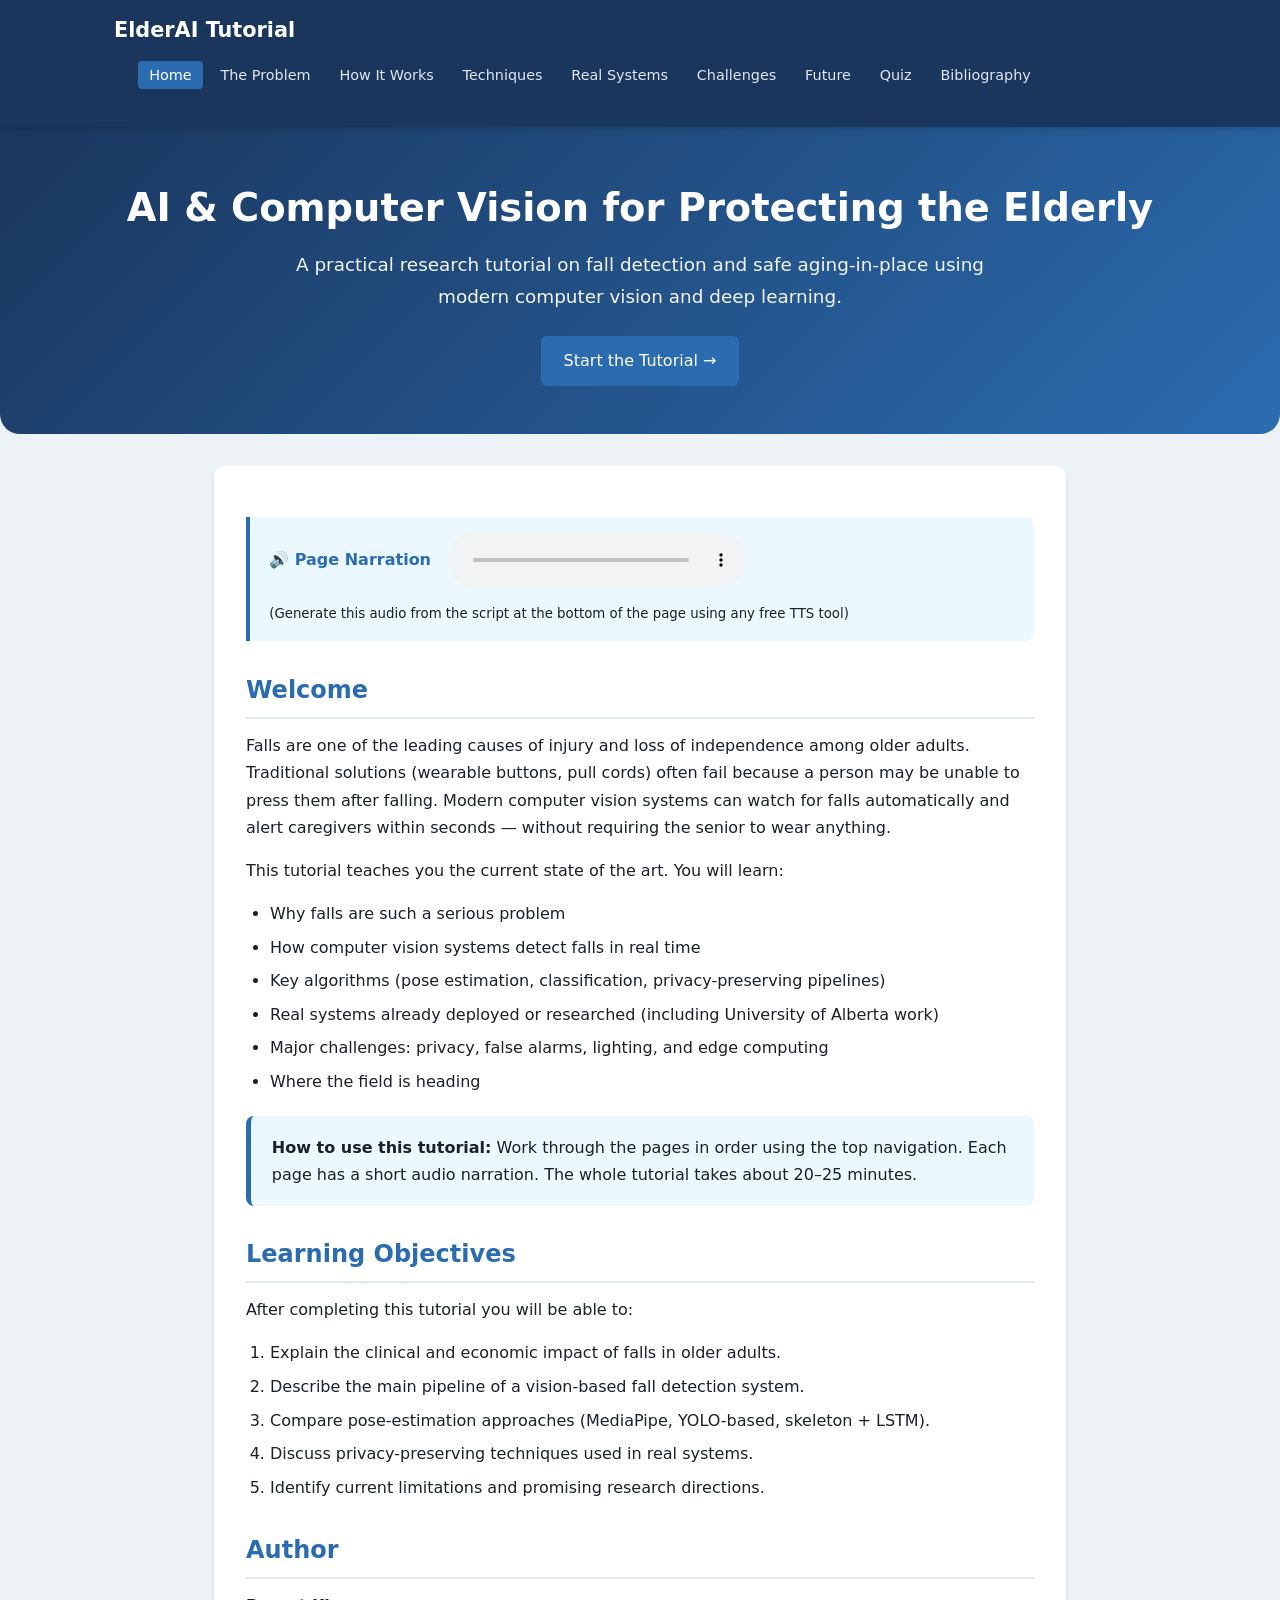
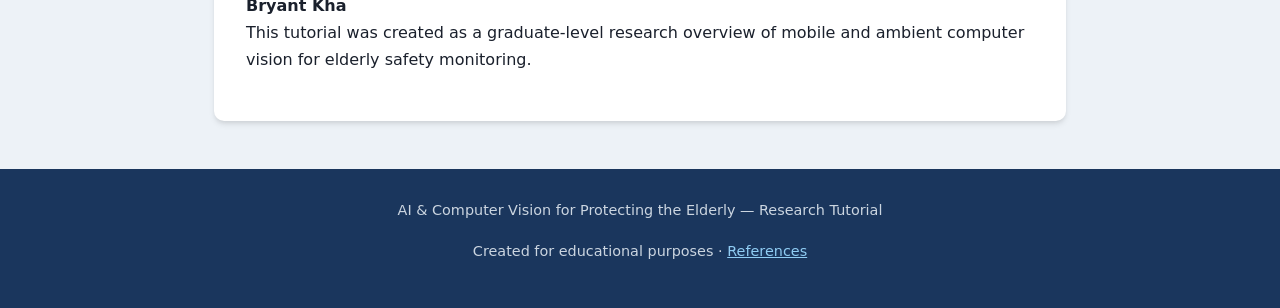
<file: docs/index.html>
<!DOCTYPE html>
<html lang="en">
<head>
  <meta charset="UTF-8">
  <meta name="viewport" content="width=device-width, initial-scale=1.0">
  <title>AI for Elderly Safety | Home</title>
  <link rel="stylesheet" href="styles.css">
</head>
<body>
  <nav class="navbar">
    <div class="nav-container">
      <a href="index.html" class="logo">ElderAI Tutorial</a>
      <ul class="nav-links">
        <li><a href="index.html" class="active">Home</a></li>
        <li><a href="problem.html">The Problem</a></li>
        <li><a href="how-it-works.html">How It Works</a></li>
        <li><a href="techniques.html">Techniques</a></li>
        <li><a href="systems.html">Real Systems</a></li>
        <li><a href="challenges.html">Challenges</a></li>
        <li><a href="future.html">Future</a></li>
        <li><a href="quiz.html">Quiz</a></li>
        <li><a href="bibliography.html">Bibliography</a></li>
      </ul>
    </div>
  </nav>

  <header class="hero">
    <h1>AI & Computer Vision for Protecting the Elderly</h1>
    <p>A practical research tutorial on fall detection and safe aging-in-place using modern computer vision and deep learning.</p>
    <a href="problem.html" class="btn">Start the Tutorial →</a>
  </header>

  <div class="container">
    <div class="card">
      <div class="audio-box">
        <strong>🔊 Page Narration</strong>
        <audio controls>
          <source src="audio/home.mp3" type="audio/mpeg">
          Your browser does not support the audio element.
        </audio>
        <small>(Generate this audio from the script at the bottom of the page using any free TTS tool)</small>
      </div>

      <h2>Welcome</h2>
      <p>
        Falls are one of the leading causes of injury and loss of independence among older adults.
        Traditional solutions (wearable buttons, pull cords) often fail because a person may be unable
        to press them after falling. Modern computer vision systems can watch for falls automatically
        and alert caregivers within seconds — without requiring the senior to wear anything.
      </p>

      <p>
        This tutorial teaches you the current state of the art. You will learn:
      </p>
      <ul>
        <li>Why falls are such a serious problem</li>
        <li>How computer vision systems detect falls in real time</li>
        <li>Key algorithms (pose estimation, classification, privacy-preserving pipelines)</li>
        <li>Real systems already deployed or researched (including University of Alberta work)</li>
        <li>Major challenges: privacy, false alarms, lighting, and edge computing</li>
        <li>Where the field is heading</li>
      </ul>

      <div class="callout info">
        <strong>How to use this tutorial:</strong> Work through the pages in order using the top navigation.
        Each page has a short audio narration. The whole tutorial takes about 20–25 minutes.
      </div>

      <h2>Learning Objectives</h2>
      <p>After completing this tutorial you will be able to:</p>
      <ol>
        <li>Explain the clinical and economic impact of falls in older adults.</li>
        <li>Describe the main pipeline of a vision-based fall detection system.</li>
        <li>Compare pose-estimation approaches (MediaPipe, YOLO-based, skeleton + LSTM).</li>
        <li>Discuss privacy-preserving techniques used in real systems.</li>
        <li>Identify current limitations and promising research directions.</li>
      </ol>

      <h2>Author</h2>
      <p>
        <strong>Bryant Kha</strong><br>
        This tutorial was created as a graduate-level research overview of mobile and ambient
        computer vision for elderly safety monitoring.
      </p>
    </div>
  </div>

  <footer>
    <p>AI & Computer Vision for Protecting the Elderly — Research Tutorial</p>
    <p>Created for educational purposes · <a href="bibliography.html">References</a></p>
  </footer>

  <!-- Narration Script (copy into a free TTS tool to generate home.mp3) -->
  <!--
  Welcome to the AI and Computer Vision for Protecting the Elderly tutorial.
  Falls are a leading cause of injury among older adults. Traditional alert systems often fail
  because a person may be unable to call for help after falling.
  This tutorial will teach you how modern computer vision systems detect falls automatically,
  the key algorithms involved, real deployed systems, privacy challenges, and future directions.
  Work through the pages in order using the navigation bar at the top.
  -->
</body>
</html>
</file>
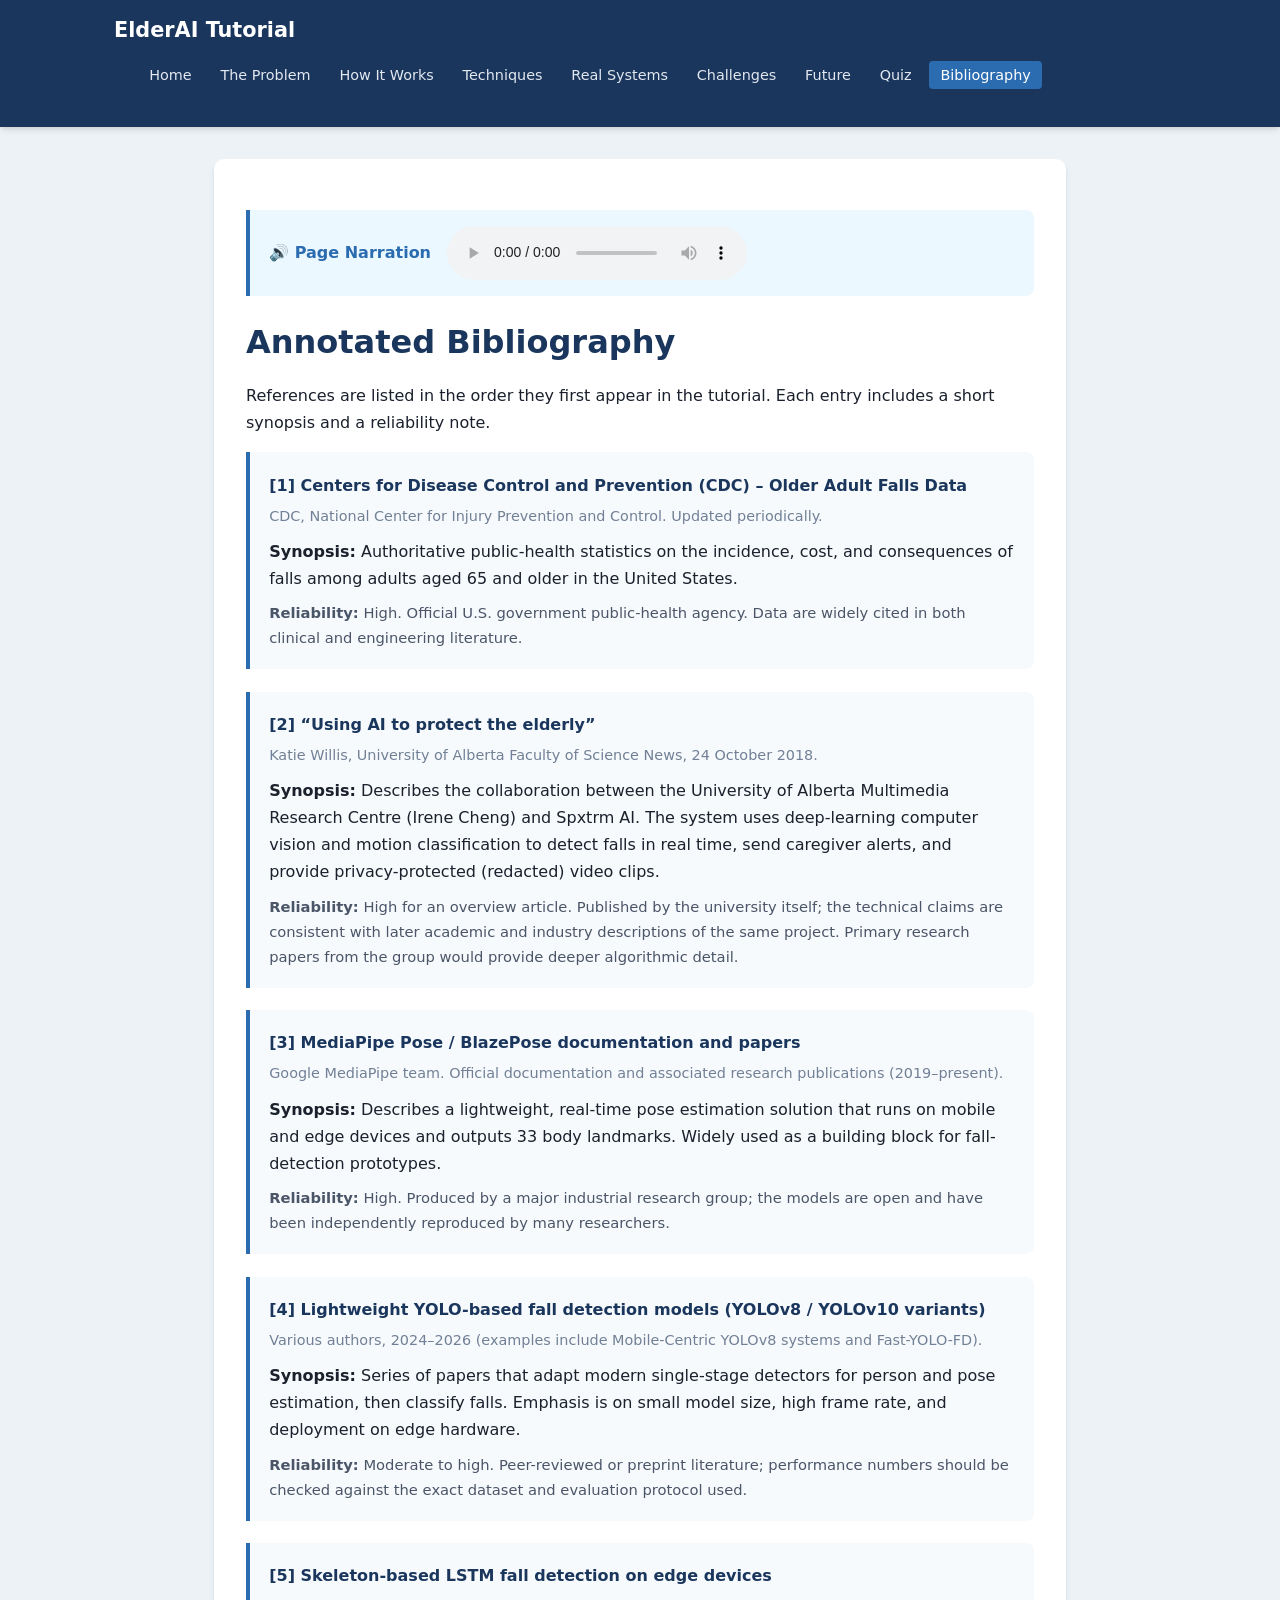
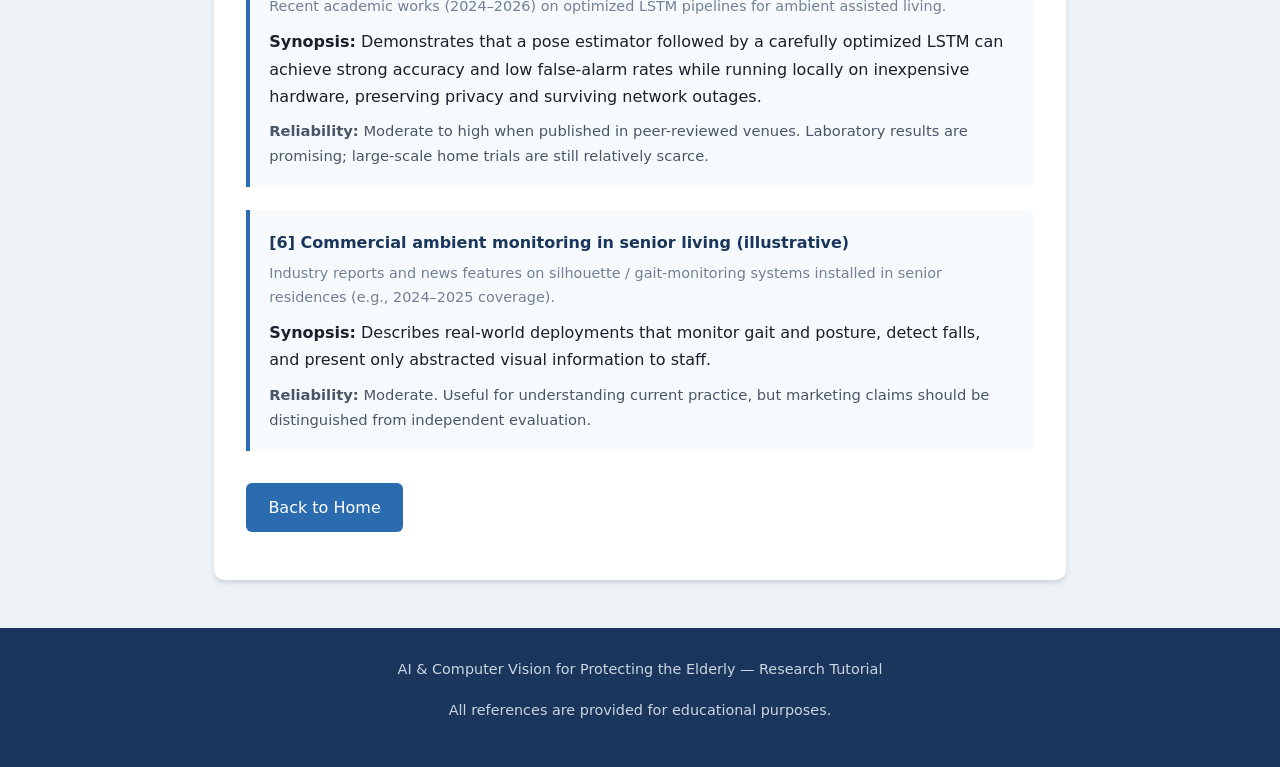
<file: docs/bibliography.html>
<!DOCTYPE html>
<html lang="en">
<head>
  <meta charset="UTF-8">
  <meta name="viewport" content="width=device-width, initial-scale=1.0">
  <title>Annotated Bibliography | ElderAI Tutorial</title>
  <link rel="stylesheet" href="styles.css">
</head>
<body>
  <nav class="navbar">
    <div class="nav-container">
      <a href="index.html" class="logo">ElderAI Tutorial</a>
      <ul class="nav-links">
        <li><a href="index.html">Home</a></li>
        <li><a href="problem.html">The Problem</a></li>
        <li><a href="how-it-works.html">How It Works</a></li>
        <li><a href="techniques.html">Techniques</a></li>
        <li><a href="systems.html">Real Systems</a></li>
        <li><a href="challenges.html">Challenges</a></li>
        <li><a href="future.html">Future</a></li>
        <li><a href="quiz.html">Quiz</a></li>
        <li><a href="bibliography.html" class="active">Bibliography</a></li>
      </ul>
    </div>
  </nav>

  <div class="container">
    <div class="card">
      <div class="audio-box">
        <strong>🔊 Page Narration</strong>
        <audio controls>
          <source src="audio/bibliography.mp3" type="audio/mpeg">
        </audio>
      </div>

      <h1>Annotated Bibliography</h1>
      <p>
        References are listed in the order they first appear in the tutorial.
        Each entry includes a short synopsis and a reliability note.
      </p>

      <div class="ref-item" id="ref1">
        <div class="ref-title">[1] Centers for Disease Control and Prevention (CDC) – Older Adult Falls Data</div>
        <div class="ref-meta">CDC, National Center for Injury Prevention and Control. Updated periodically.</div>
        <div class="synopsis">
          <strong>Synopsis:</strong> Authoritative public-health statistics on the incidence,
          cost, and consequences of falls among adults aged 65 and older in the United States.
        </div>
        <div class="reliability">
          <strong>Reliability:</strong> High. Official U.S. government public-health agency.
          Data are widely cited in both clinical and engineering literature.
        </div>
      </div>

      <div class="ref-item" id="ref2">
        <div class="ref-title">[2] “Using AI to protect the elderly”</div>
        <div class="ref-meta">Katie Willis, University of Alberta Faculty of Science News, 24 October 2018.</div>
        <div class="synopsis">
          <strong>Synopsis:</strong> Describes the collaboration between the University of
          Alberta Multimedia Research Centre (Irene Cheng) and Spxtrm AI. The system uses
          deep-learning computer vision and motion classification to detect falls in real
          time, send caregiver alerts, and provide privacy-protected (redacted) video clips.
        </div>
        <div class="reliability">
          <strong>Reliability:</strong> High for an overview article. Published by the
          university itself; the technical claims are consistent with later academic
          and industry descriptions of the same project. Primary research papers from
          the group would provide deeper algorithmic detail.
        </div>
      </div>

      <div class="ref-item" id="ref3">
        <div class="ref-title">[3] MediaPipe Pose / BlazePose documentation and papers</div>
        <div class="ref-meta">Google MediaPipe team. Official documentation and associated research publications (2019–present).</div>
        <div class="synopsis">
          <strong>Synopsis:</strong> Describes a lightweight, real-time pose estimation
          solution that runs on mobile and edge devices and outputs 33 body landmarks.
          Widely used as a building block for fall-detection prototypes.
        </div>
        <div class="reliability">
          <strong>Reliability:</strong> High. Produced by a major industrial research group;
          the models are open and have been independently reproduced by many researchers.
        </div>
      </div>

      <div class="ref-item" id="ref4">
        <div class="ref-title">[4] Lightweight YOLO-based fall detection models (YOLOv8 / YOLOv10 variants)</div>
        <div class="ref-meta">Various authors, 2024–2026 (examples include Mobile-Centric YOLOv8 systems and Fast-YOLO-FD).</div>
        <div class="synopsis">
          <strong>Synopsis:</strong> Series of papers that adapt modern single-stage
          detectors for person and pose estimation, then classify falls. Emphasis is on
          small model size, high frame rate, and deployment on edge hardware.
        </div>
        <div class="reliability">
          <strong>Reliability:</strong> Moderate to high. Peer-reviewed or preprint
          literature; performance numbers should be checked against the exact dataset
          and evaluation protocol used.
        </div>
      </div>

      <div class="ref-item" id="ref5">
        <div class="ref-title">[5] Skeleton-based LSTM fall detection on edge devices</div>
        <div class="ref-meta">Recent academic works (2024–2026) on optimized LSTM pipelines for ambient assisted living.</div>
        <div class="synopsis">
          <strong>Synopsis:</strong> Demonstrates that a pose estimator followed by a
          carefully optimized LSTM can achieve strong accuracy and low false-alarm rates
          while running locally on inexpensive hardware, preserving privacy and surviving
          network outages.
        </div>
        <div class="reliability">
          <strong>Reliability:</strong> Moderate to high when published in peer-reviewed
          venues. Laboratory results are promising; large-scale home trials are still
          relatively scarce.
        </div>
      </div>

      <div class="ref-item" id="ref6">
        <div class="ref-title">[6] Commercial ambient monitoring in senior living (illustrative)</div>
        <div class="ref-meta">Industry reports and news features on silhouette / gait-monitoring systems installed in senior residences (e.g., 2024–2025 coverage).</div>
        <div class="synopsis">
          <strong>Synopsis:</strong> Describes real-world deployments that monitor gait
          and posture, detect falls, and present only abstracted visual information to staff.
        </div>
        <div class="reliability">
          <strong>Reliability:</strong> Moderate. Useful for understanding current practice,
          but marketing claims should be distinguished from independent evaluation.
        </div>
      </div>

      <p style="margin-top:2rem;">
        <a href="index.html" class="btn">Back to Home</a>
      </p>
    </div>
  </div>

  <footer>
    <p>AI & Computer Vision for Protecting the Elderly — Research Tutorial</p>
    <p>All references are provided for educational purposes.</p>
  </footer>
</body>
</html>
</file>
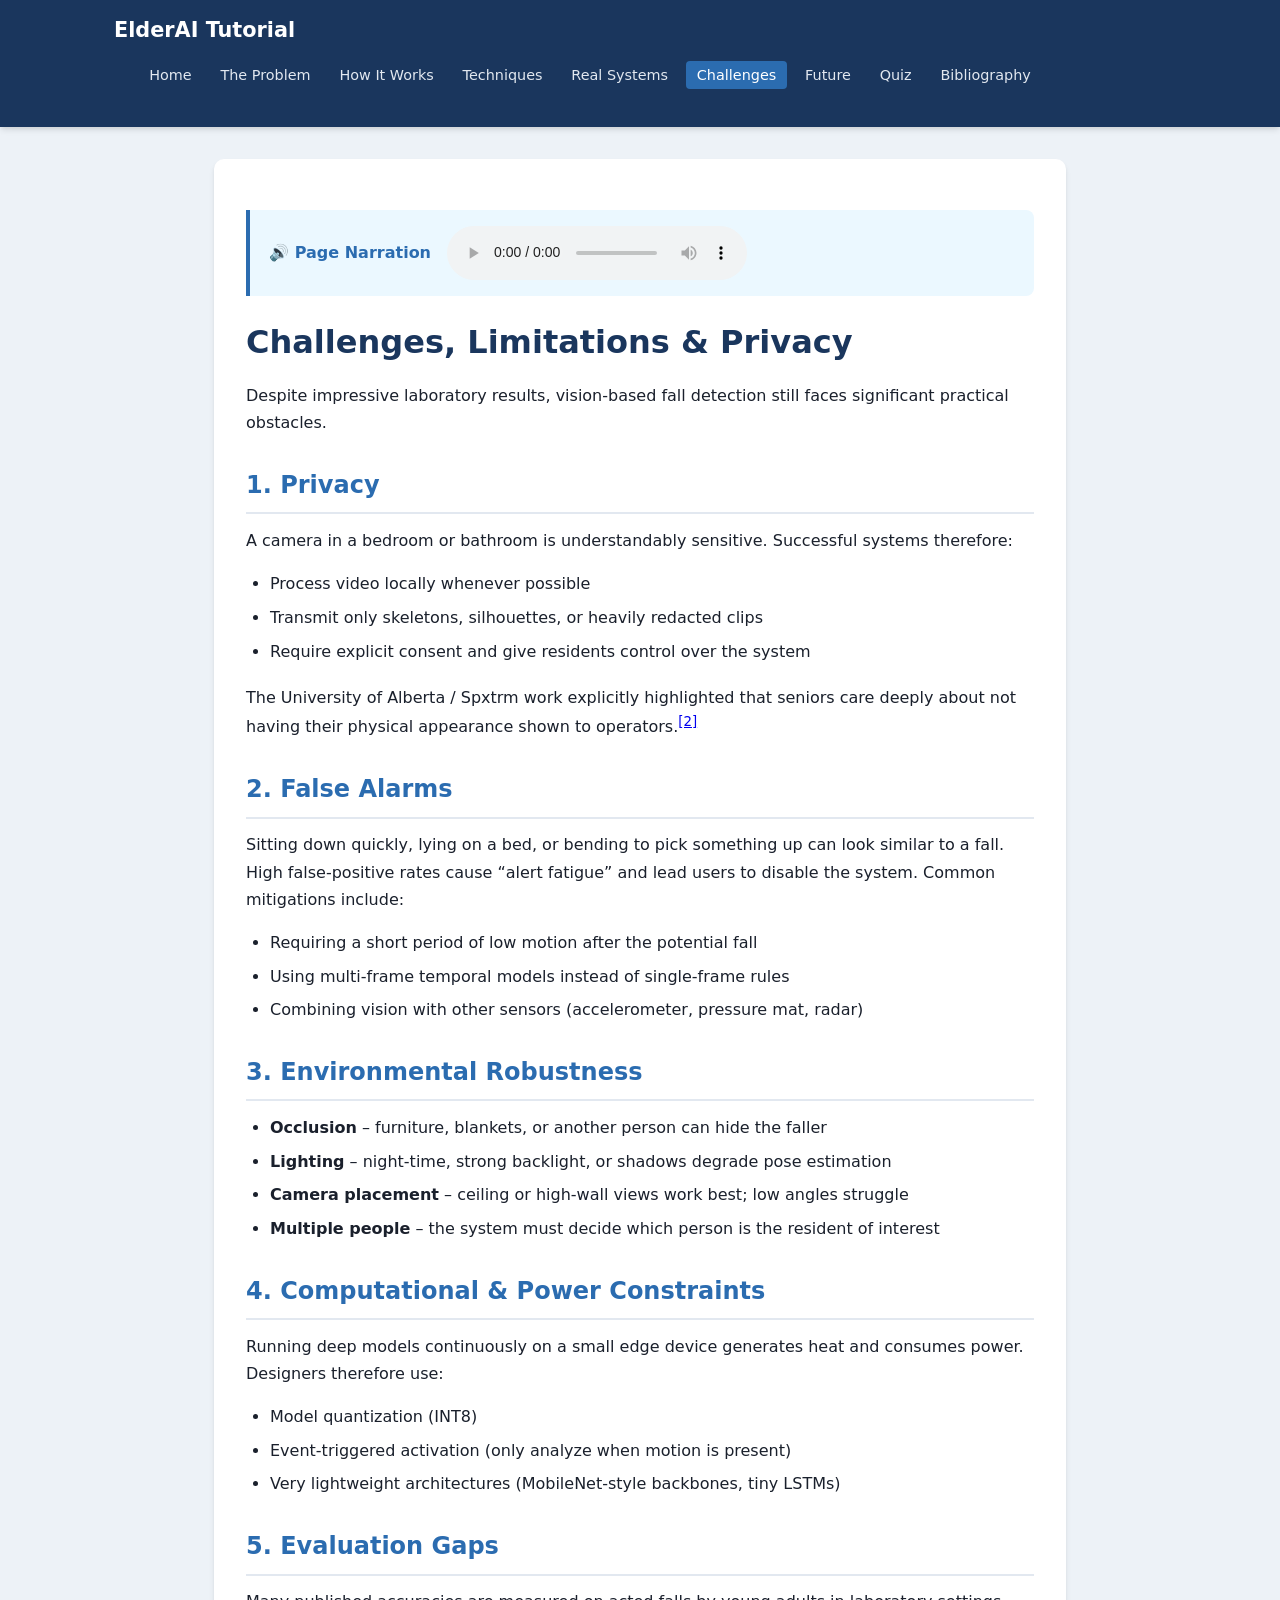
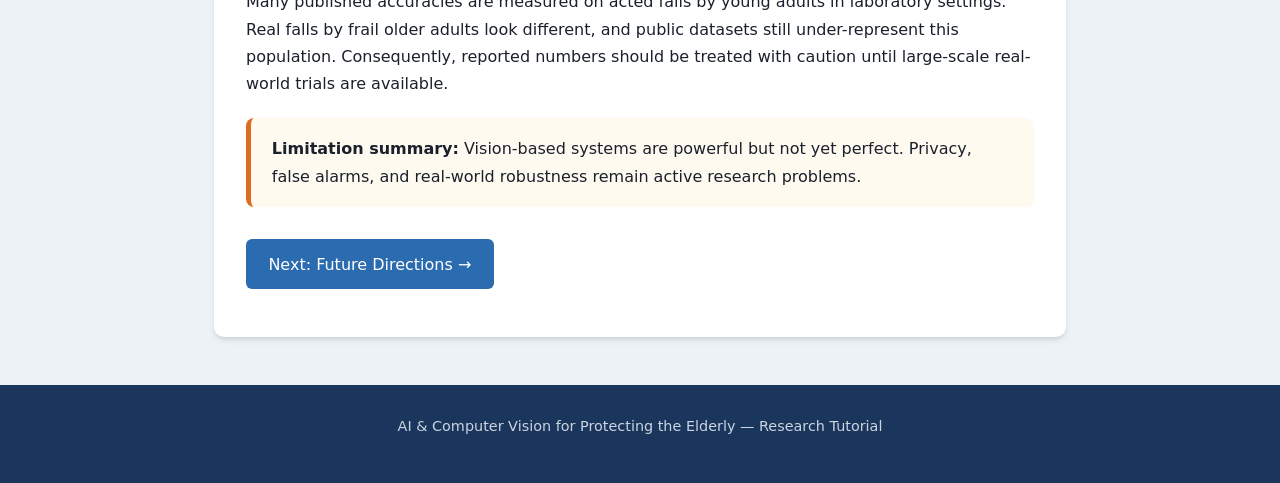
<file: docs/challenges.html>
<!DOCTYPE html>
<html lang="en">
<head>
  <meta charset="UTF-8">
  <meta name="viewport" content="width=device-width, initial-scale=1.0">
  <title>Challenges & Privacy | ElderAI Tutorial</title>
  <link rel="stylesheet" href="styles.css">
</head>
<body>
  <nav class="navbar">
    <div class="nav-container">
      <a href="index.html" class="logo">ElderAI Tutorial</a>
      <ul class="nav-links">
        <li><a href="index.html">Home</a></li>
        <li><a href="problem.html">The Problem</a></li>
        <li><a href="how-it-works.html">How It Works</a></li>
        <li><a href="techniques.html">Techniques</a></li>
        <li><a href="systems.html">Real Systems</a></li>
        <li><a href="challenges.html" class="active">Challenges</a></li>
        <li><a href="future.html">Future</a></li>
        <li><a href="quiz.html">Quiz</a></li>
        <li><a href="bibliography.html">Bibliography</a></li>
      </ul>
    </div>
  </nav>

  <div class="container">
    <div class="card">
      <div class="audio-box">
        <strong>🔊 Page Narration</strong>
        <audio controls>
          <source src="audio/challenges.mp3" type="audio/mpeg">
        </audio>
      </div>

      <h1>Challenges, Limitations & Privacy</h1>

      <p>
        Despite impressive laboratory results, vision-based fall detection still faces
        significant practical obstacles.
      </p>

      <h2>1. Privacy</h2>
      <p>
        A camera in a bedroom or bathroom is understandably sensitive. Successful systems
        therefore:
      </p>
      <ul>
        <li>Process video locally whenever possible</li>
        <li>Transmit only skeletons, silhouettes, or heavily redacted clips</li>
        <li>Require explicit consent and give residents control over the system</li>
      </ul>
      <p>
        The University of Alberta / Spxtrm work explicitly highlighted that seniors care
        deeply about not having their physical appearance shown to operators.<sup><a href="bibliography.html#ref2">[2]</a></sup>
      </p>

      <h2>2. False Alarms</h2>
      <p>
        Sitting down quickly, lying on a bed, or bending to pick something up can look
        similar to a fall. High false-positive rates cause “alert fatigue” and lead
        users to disable the system. Common mitigations include:
      </p>
      <ul>
        <li>Requiring a short period of low motion after the potential fall</li>
        <li>Using multi-frame temporal models instead of single-frame rules</li>
        <li>Combining vision with other sensors (accelerometer, pressure mat, radar)</li>
      </ul>

      <h2>3. Environmental Robustness</h2>
      <ul>
        <li><strong>Occlusion</strong> – furniture, blankets, or another person can hide the faller</li>
        <li><strong>Lighting</strong> – night-time, strong backlight, or shadows degrade pose estimation</li>
        <li><strong>Camera placement</strong> – ceiling or high-wall views work best; low angles struggle</li>
        <li><strong>Multiple people</strong> – the system must decide which person is the resident of interest</li>
      </ul>

      <h2>4. Computational & Power Constraints</h2>
      <p>
        Running deep models continuously on a small edge device generates heat and
        consumes power. Designers therefore use:
      </p>
      <ul>
        <li>Model quantization (INT8)</li>
        <li>Event-triggered activation (only analyze when motion is present)</li>
        <li>Very lightweight architectures (MobileNet-style backbones, tiny LSTMs)</li>
      </ul>

      <h2>5. Evaluation Gaps</h2>
      <p>
        Many published accuracies are measured on acted falls by young adults in
        laboratory settings. Real falls by frail older adults look different, and
        public datasets still under-represent this population. Consequently,
        reported numbers should be treated with caution until large-scale
        real-world trials are available.
      </p>

      <div class="callout warning">
        <strong>Limitation summary:</strong> Vision-based systems are powerful but not
        yet perfect. Privacy, false alarms, and real-world robustness remain active
        research problems.
      </div>

      <p style="margin-top:2rem;">
        <a href="future.html" class="btn">Next: Future Directions →</a>
      </p>
    </div>
  </div>

  <footer>
    <p>AI & Computer Vision for Protecting the Elderly — Research Tutorial</p>
  </footer>
</body>
</html>
</file>
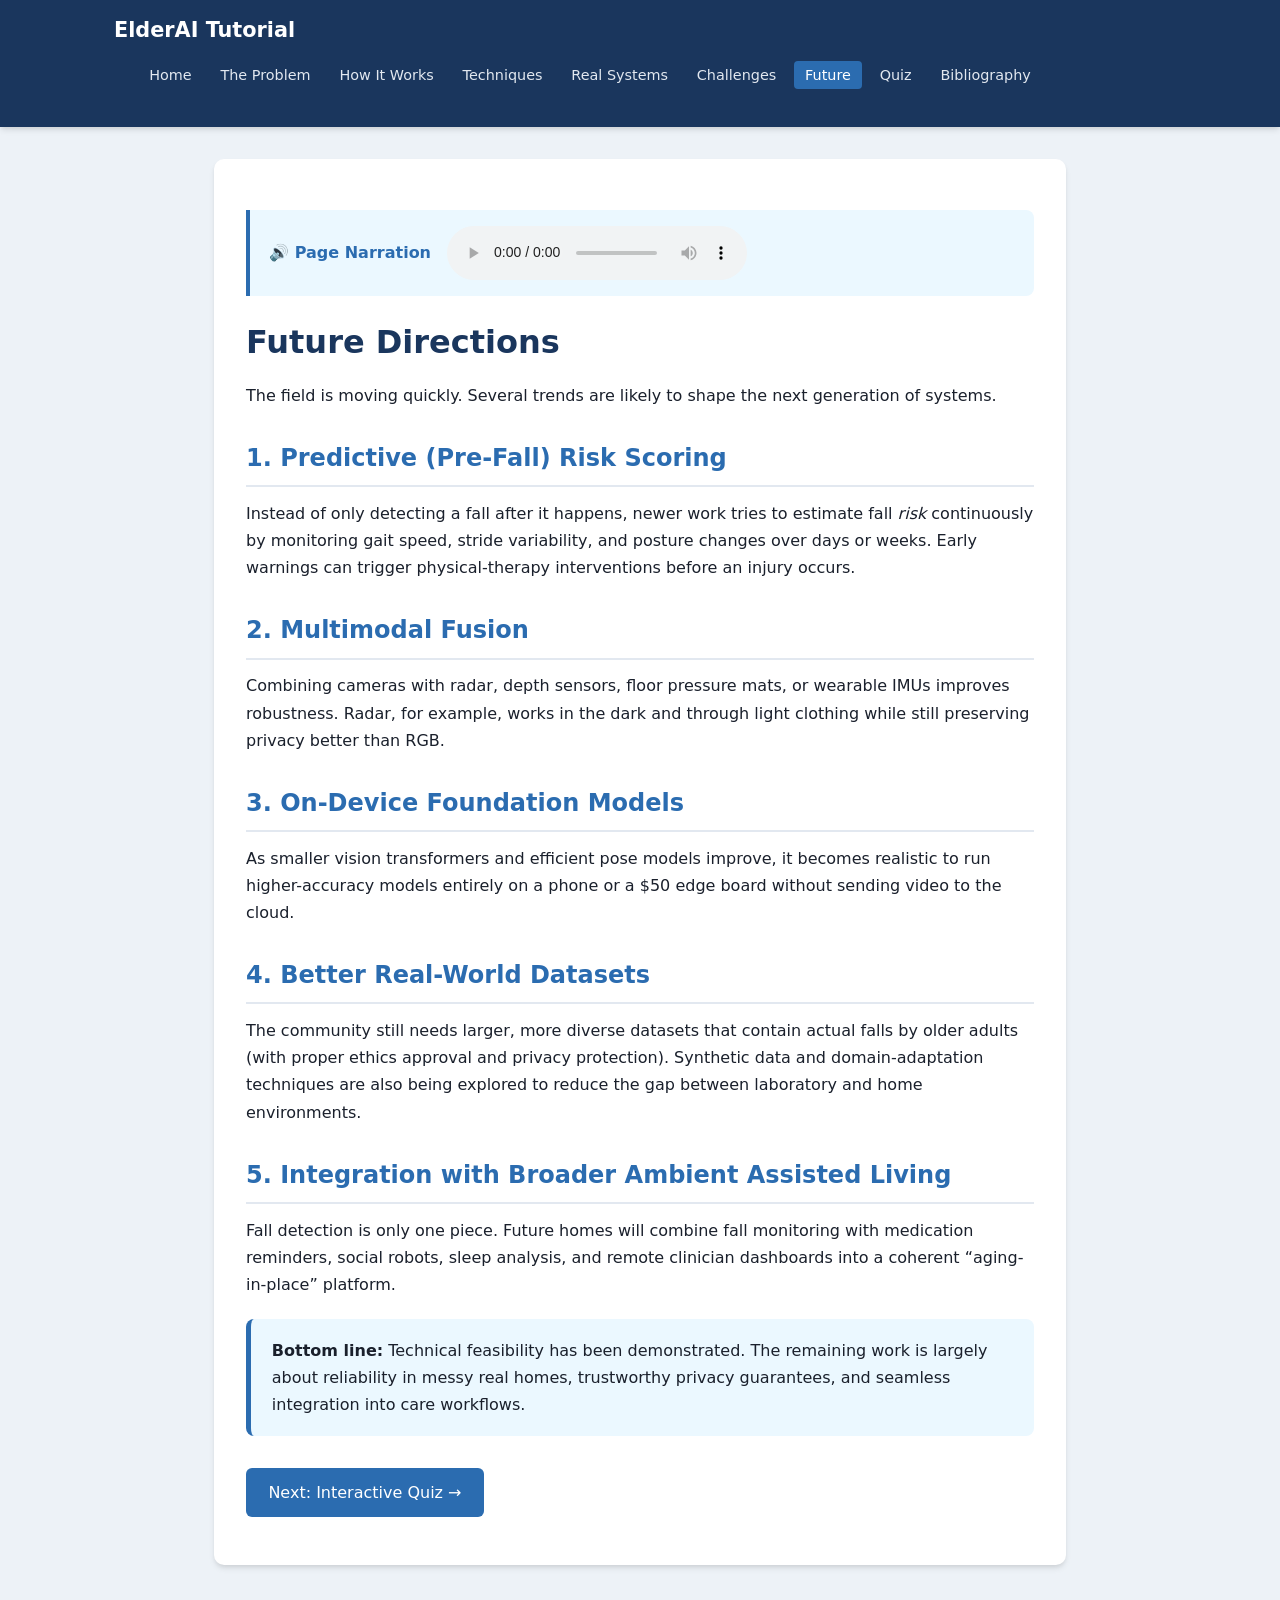
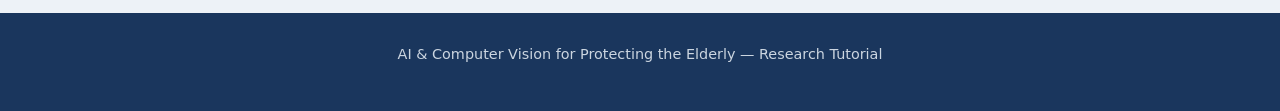
<file: docs/future.html>
<!DOCTYPE html>
<html lang="en">
<head>
  <meta charset="UTF-8">
  <meta name="viewport" content="width=device-width, initial-scale=1.0">
  <title>Future Directions | ElderAI Tutorial</title>
  <link rel="stylesheet" href="styles.css">
</head>
<body>
  <nav class="navbar">
    <div class="nav-container">
      <a href="index.html" class="logo">ElderAI Tutorial</a>
      <ul class="nav-links">
        <li><a href="index.html">Home</a></li>
        <li><a href="problem.html">The Problem</a></li>
        <li><a href="how-it-works.html">How It Works</a></li>
        <li><a href="techniques.html">Techniques</a></li>
        <li><a href="systems.html">Real Systems</a></li>
        <li><a href="challenges.html">Challenges</a></li>
        <li><a href="future.html" class="active">Future</a></li>
        <li><a href="quiz.html">Quiz</a></li>
        <li><a href="bibliography.html">Bibliography</a></li>
      </ul>
    </div>
  </nav>

  <div class="container">
    <div class="card">
      <div class="audio-box">
        <strong>🔊 Page Narration</strong>
        <audio controls>
          <source src="audio/future.mp3" type="audio/mpeg">
        </audio>
      </div>

      <h1>Future Directions</h1>

      <p>
        The field is moving quickly. Several trends are likely to shape the next
        generation of systems.
      </p>

      <h2>1. Predictive (Pre-Fall) Risk Scoring</h2>
      <p>
        Instead of only detecting a fall after it happens, newer work tries to
        estimate fall <em>risk</em> continuously by monitoring gait speed, stride
        variability, and posture changes over days or weeks. Early warnings can
        trigger physical-therapy interventions before an injury occurs.
      </p>

      <h2>2. Multimodal Fusion</h2>
      <p>
        Combining cameras with radar, depth sensors, floor pressure mats, or
        wearable IMUs improves robustness. Radar, for example, works in the dark
        and through light clothing while still preserving privacy better than RGB.
      </p>

      <h2>3. On-Device Foundation Models</h2>
      <p>
        As smaller vision transformers and efficient pose models improve, it becomes
        realistic to run higher-accuracy models entirely on a phone or a $50 edge
        board without sending video to the cloud.
      </p>

      <h2>4. Better Real-World Datasets</h2>
      <p>
        The community still needs larger, more diverse datasets that contain actual
        falls by older adults (with proper ethics approval and privacy protection).
        Synthetic data and domain-adaptation techniques are also being explored to
        reduce the gap between laboratory and home environments.
      </p>

      <h2>5. Integration with Broader Ambient Assisted Living</h2>
      <p>
        Fall detection is only one piece. Future homes will combine fall monitoring
        with medication reminders, social robots, sleep analysis, and remote
        clinician dashboards into a coherent “aging-in-place” platform.
      </p>

      <div class="callout info">
        <strong>Bottom line:</strong> Technical feasibility has been demonstrated.
        The remaining work is largely about reliability in messy real homes,
        trustworthy privacy guarantees, and seamless integration into care workflows.
      </div>

      <p style="margin-top:2rem;">
        <a href="quiz.html" class="btn">Next: Interactive Quiz →</a>
      </p>
    </div>
  </div>

  <footer>
    <p>AI & Computer Vision for Protecting the Elderly — Research Tutorial</p>
  </footer>
</body>
</html>
</file>
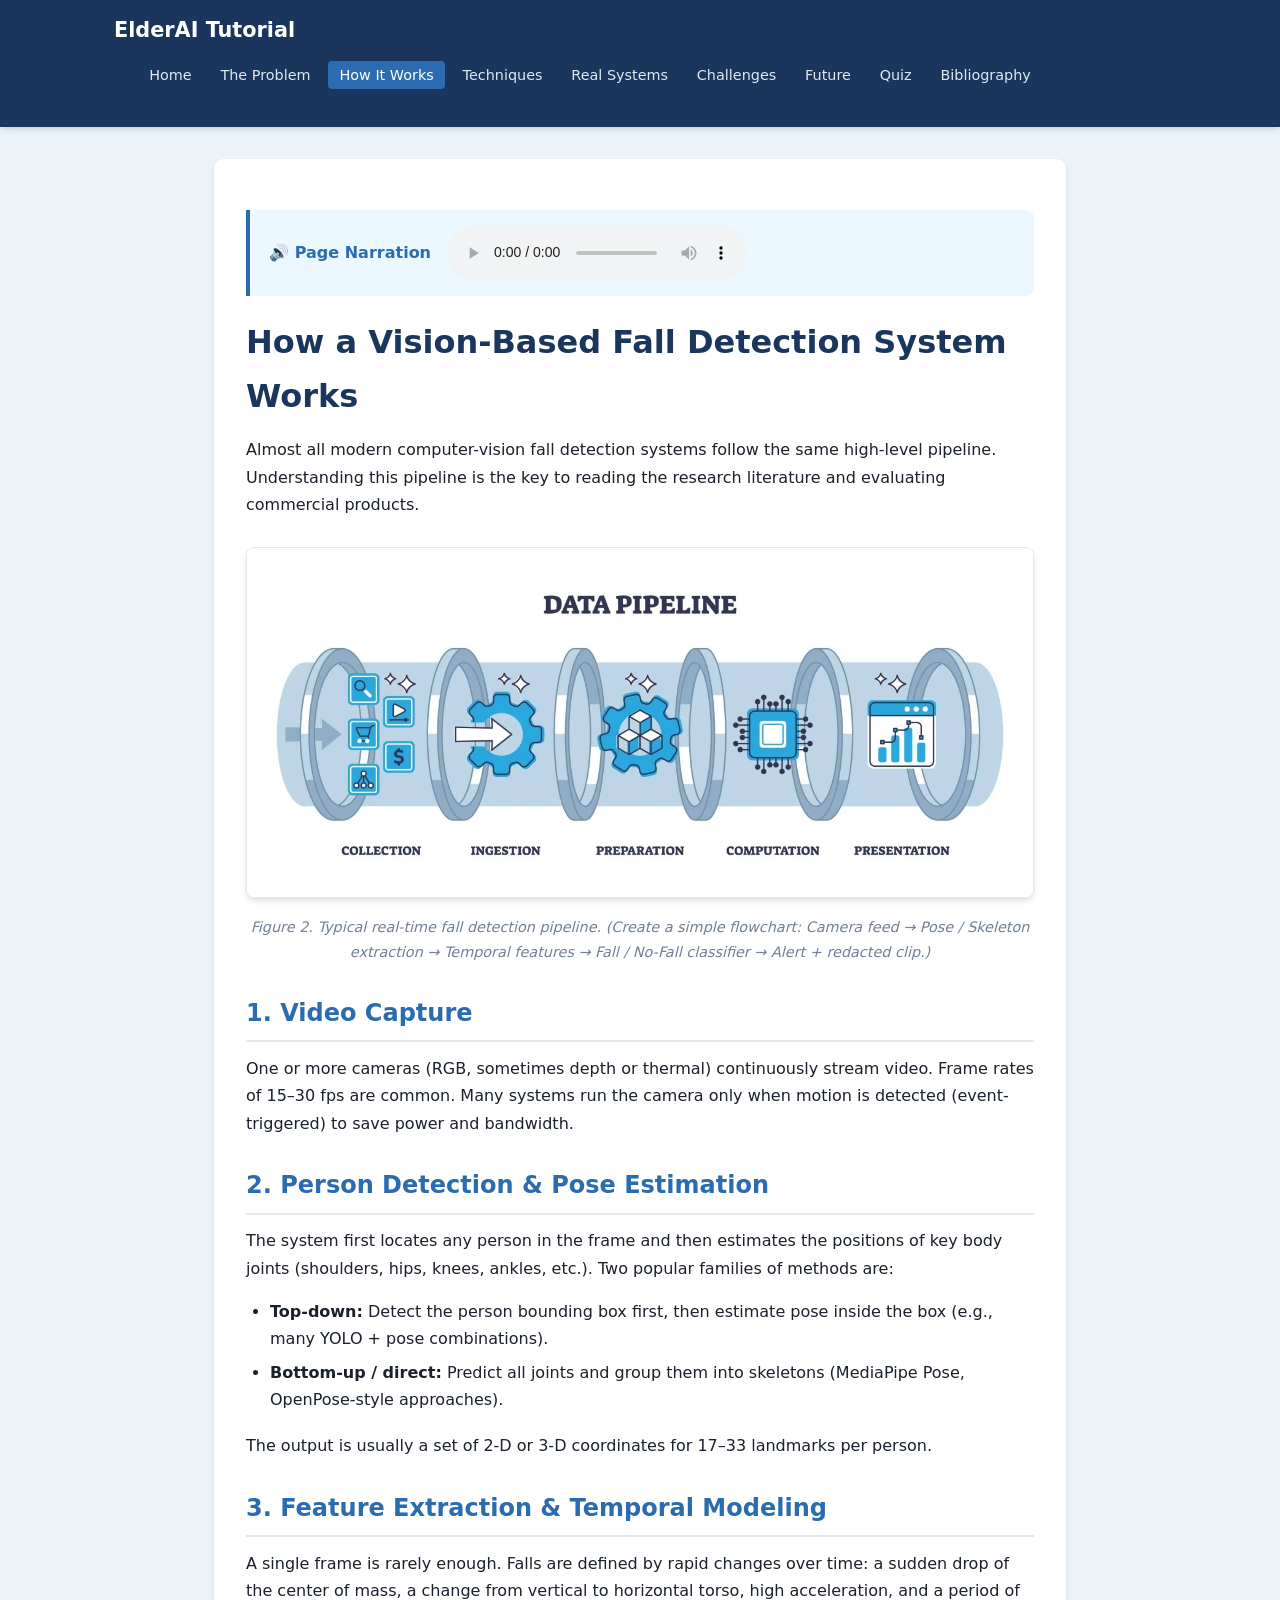
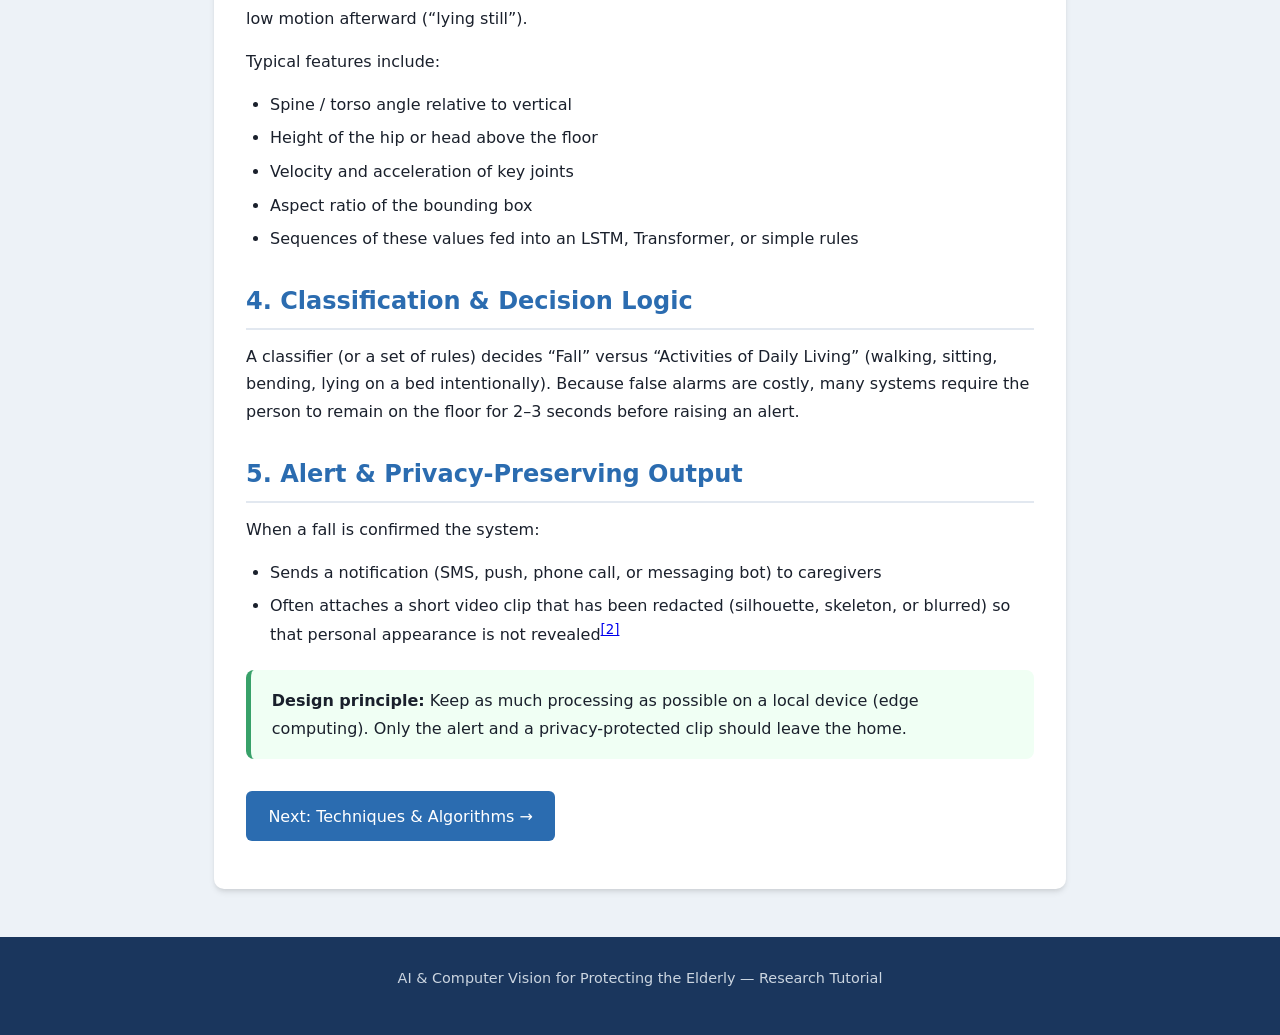
<file: docs/how-it-works.html>
<!DOCTYPE html>
<html lang="en">
<head>
  <meta charset="UTF-8">
  <meta name="viewport" content="width=device-width, initial-scale=1.0">
  <title>How It Works | ElderAI Tutorial</title>
  <link rel="stylesheet" href="styles.css">
</head>
<body>
  <nav class="navbar">
    <div class="nav-container">
      <a href="index.html" class="logo">ElderAI Tutorial</a>
      <ul class="nav-links">
        <li><a href="index.html">Home</a></li>
        <li><a href="problem.html">The Problem</a></li>
        <li><a href="how-it-works.html" class="active">How It Works</a></li>
        <li><a href="techniques.html">Techniques</a></li>
        <li><a href="systems.html">Real Systems</a></li>
        <li><a href="challenges.html">Challenges</a></li>
        <li><a href="future.html">Future</a></li>
        <li><a href="quiz.html">Quiz</a></li>
        <li><a href="bibliography.html">Bibliography</a></li>
      </ul>
    </div>
  </nav>

  <div class="container">
    <div class="card">
      <div class="audio-box">
        <strong>🔊 Page Narration</strong>
        <audio controls>
          <source src="audio/how-it-works.mp3" type="audio/mpeg">
        </audio>
      </div>

      <h1>How a Vision-Based Fall Detection System Works</h1>

      <p>
        Almost all modern computer-vision fall detection systems follow the same high-level
        pipeline. Understanding this pipeline is the key to reading the research literature
        and evaluating commercial products.
      </p>

      <div class="figure">
        <img src="images/pipeline.png" alt="Fall detection pipeline diagram"
             onerror="this.src=''; this.alt='[Pipeline diagram: Camera → Pose Estimation → Feature Extraction → Classifier → Alert]'">
        <figcaption>
          Figure 2. Typical real-time fall detection pipeline.
          (Create a simple flowchart: Camera feed → Pose / Skeleton extraction → Temporal features → Fall / No-Fall classifier → Alert + redacted clip.)
        </figcaption>
      </div>

      <h2>1. Video Capture</h2>
      <p>
        One or more cameras (RGB, sometimes depth or thermal) continuously stream video.
        Frame rates of 15–30 fps are common. Many systems run the camera only when motion
        is detected (event-triggered) to save power and bandwidth.
      </p>

      <h2>2. Person Detection & Pose Estimation</h2>
      <p>
        The system first locates any person in the frame and then estimates the positions
        of key body joints (shoulders, hips, knees, ankles, etc.). Two popular families
        of methods are:
      </p>
      <ul>
        <li><strong>Top-down:</strong> Detect the person bounding box first, then estimate
            pose inside the box (e.g., many YOLO + pose combinations).</li>
        <li><strong>Bottom-up / direct:</strong> Predict all joints and group them into
            skeletons (MediaPipe Pose, OpenPose-style approaches).</li>
      </ul>
      <p>
        The output is usually a set of 2-D or 3-D coordinates for 17–33 landmarks per person.
      </p>

      <h2>3. Feature Extraction & Temporal Modeling</h2>
      <p>
        A single frame is rarely enough. Falls are defined by rapid changes over time:
        a sudden drop of the center of mass, a change from vertical to horizontal torso,
        high acceleration, and a period of low motion afterward (“lying still”).
      </p>
      <p>
        Typical features include:
      </p>
      <ul>
        <li>Spine / torso angle relative to vertical</li>
        <li>Height of the hip or head above the floor</li>
        <li>Velocity and acceleration of key joints</li>
        <li>Aspect ratio of the bounding box</li>
        <li>Sequences of these values fed into an LSTM, Transformer, or simple rules</li>
      </ul>

      <h2>4. Classification & Decision Logic</h2>
      <p>
        A classifier (or a set of rules) decides “Fall” versus “Activities of Daily Living”
        (walking, sitting, bending, lying on a bed intentionally). Because false alarms
        are costly, many systems require the person to remain on the floor for 2–3 seconds
        before raising an alert.
      </p>

      <h2>5. Alert & Privacy-Preserving Output</h2>
      <p>
        When a fall is confirmed the system:
      </p>
      <ul>
        <li>Sends a notification (SMS, push, phone call, or messaging bot) to caregivers</li>
        <li>Often attaches a short video clip that has been redacted (silhouette, skeleton,
            or blurred) so that personal appearance is not revealed<sup><a href="bibliography.html#ref2">[2]</a></sup></li>
      </ul>

      <div class="callout success">
        <strong>Design principle:</strong> Keep as much processing as possible on a local
        device (edge computing). Only the alert and a privacy-protected clip should leave
        the home.
      </div>

      <p style="margin-top:2rem;">
        <a href="techniques.html" class="btn">Next: Techniques & Algorithms →</a>
      </p>
    </div>
  </div>

  <footer>
    <p>AI & Computer Vision for Protecting the Elderly — Research Tutorial</p>
  </footer>
</body>
</html>
</file>
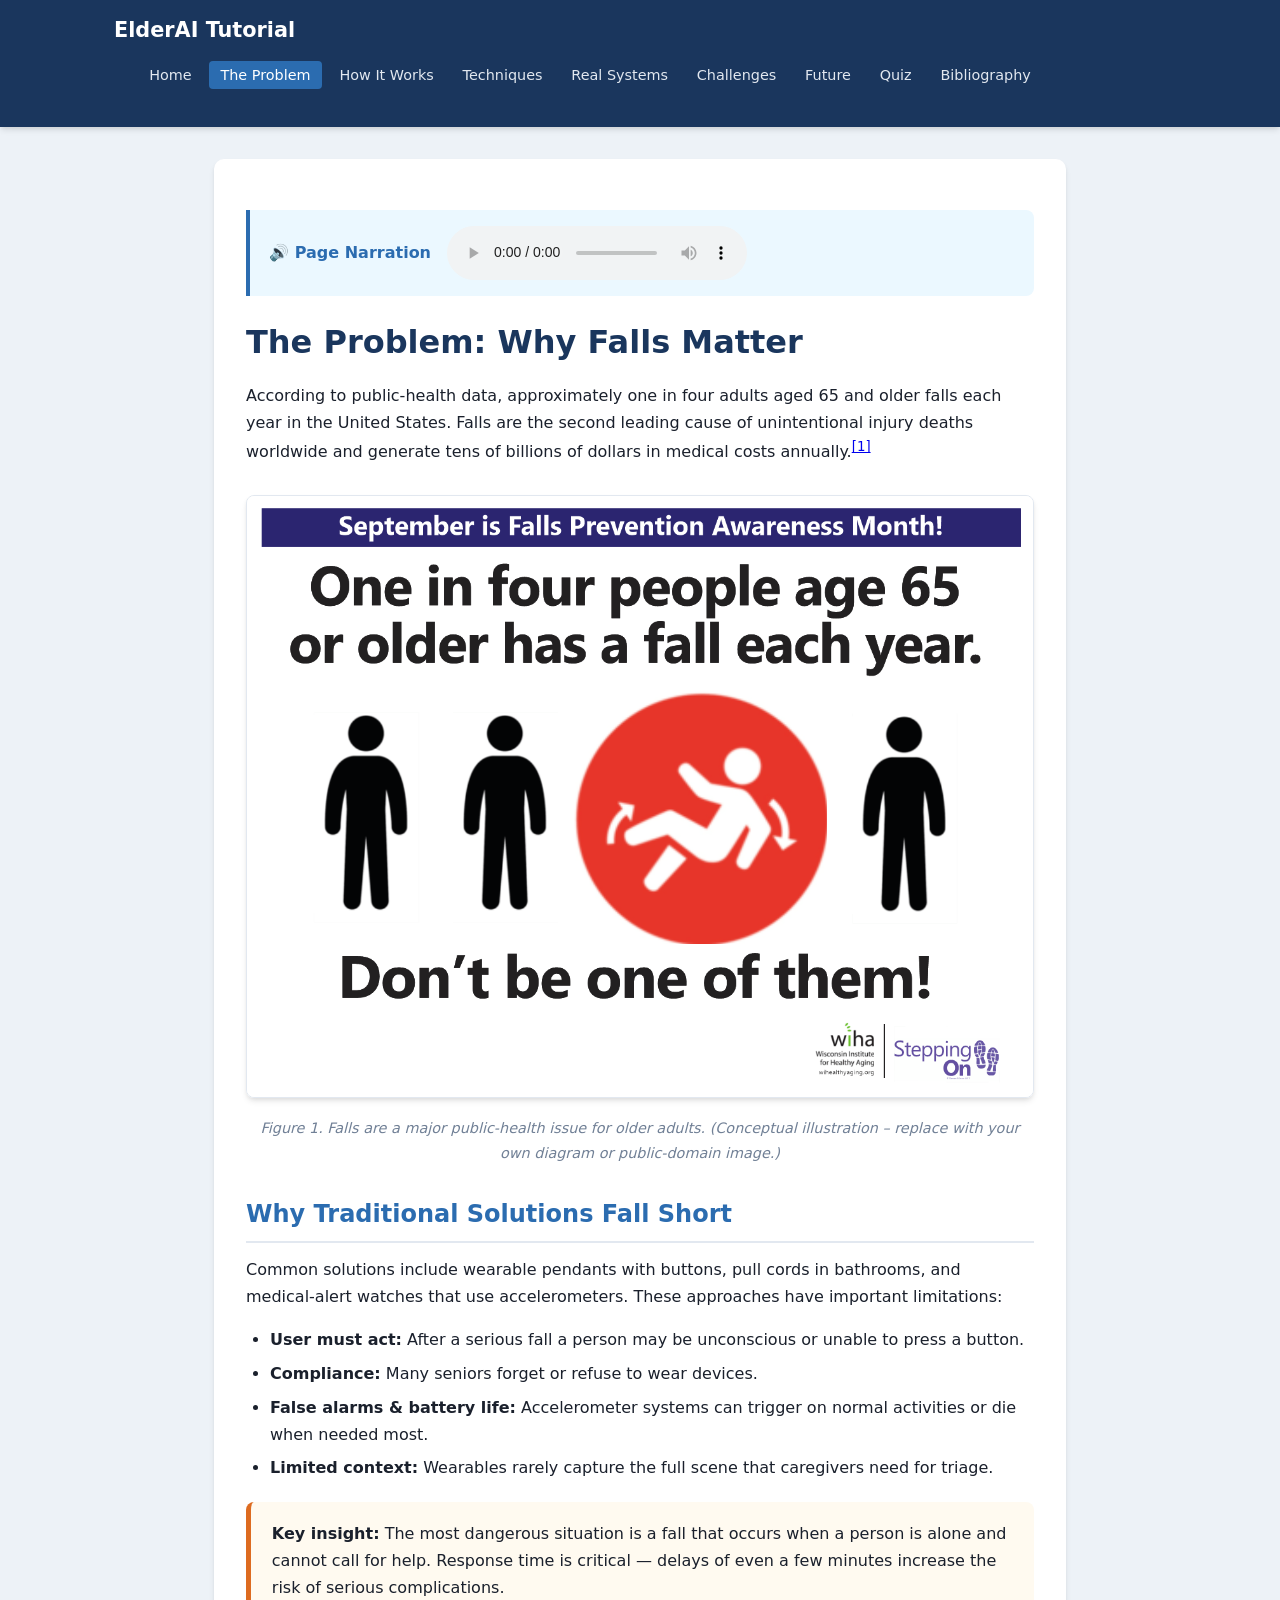
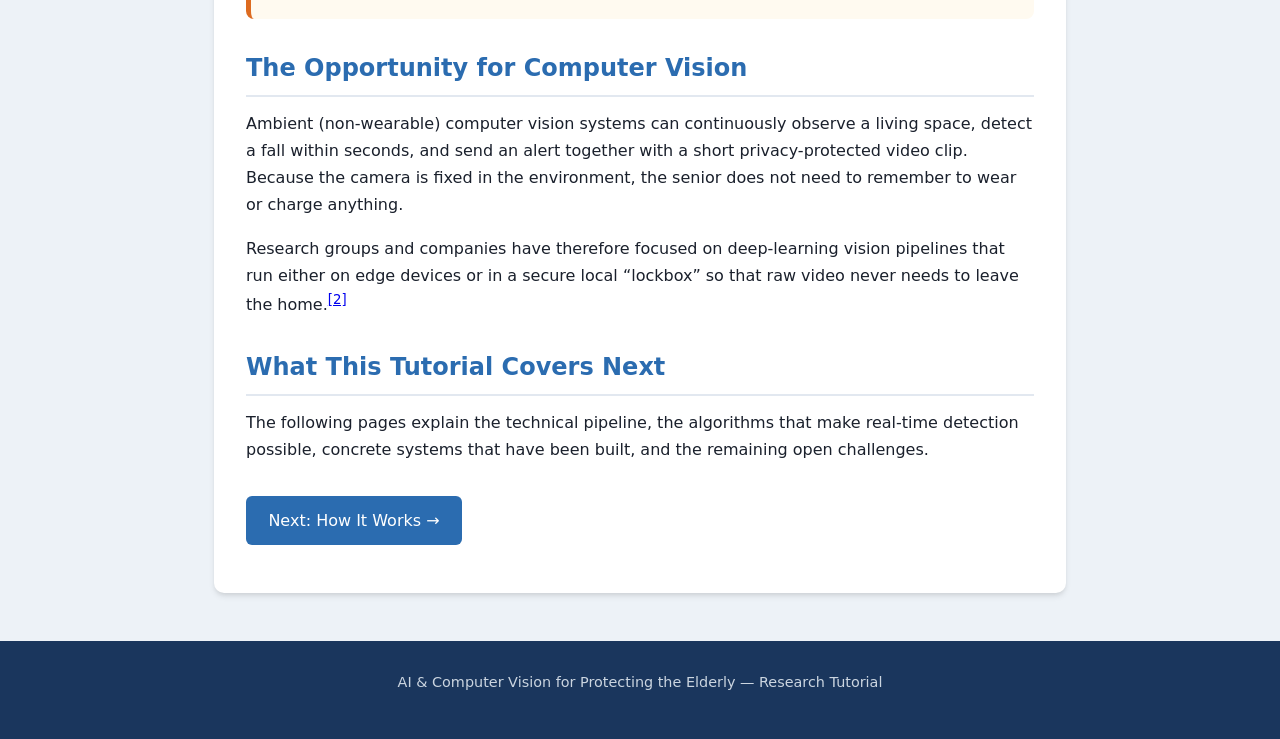
<file: docs/problem.html>
<!DOCTYPE html>
<html lang="en">
<head>
  <meta charset="UTF-8">
  <meta name="viewport" content="width=device-width, initial-scale=1.0">
  <title>The Problem | ElderAI Tutorial</title>
  <link rel="stylesheet" href="styles.css">
</head>
<body>
  <nav class="navbar">
    <div class="nav-container">
      <a href="index.html" class="logo">ElderAI Tutorial</a>
      <ul class="nav-links">
        <li><a href="index.html">Home</a></li>
        <li><a href="problem.html" class="active">The Problem</a></li>
        <li><a href="how-it-works.html">How It Works</a></li>
        <li><a href="techniques.html">Techniques</a></li>
        <li><a href="systems.html">Real Systems</a></li>
        <li><a href="challenges.html">Challenges</a></li>
        <li><a href="future.html">Future</a></li>
        <li><a href="quiz.html">Quiz</a></li>
        <li><a href="bibliography.html">Bibliography</a></li>
      </ul>
    </div>
  </nav>

  <div class="container">
    <div class="card">
      <div class="audio-box">
        <strong>🔊 Page Narration</strong>
        <audio controls>
          <source src="audio/problem.mp3" type="audio/mpeg">
        </audio>
      </div>

      <h1>The Problem: Why Falls Matter</h1>

      <p>
        According to public-health data, approximately one in four adults aged 65 and older
        falls each year in the United States. Falls are the second leading cause of
        unintentional injury deaths worldwide and generate tens of billions of dollars in
        medical costs annually.<sup><a href="bibliography.html#ref1">[1]</a></sup>
      </p>

      <div class="figure">
        <!-- Placeholder diagram: simple bar or icon illustration -->
        <img src="images/fall-statistics.png" alt="Illustration of fall statistics among seniors"
             onerror="this.style.display='none'">
        <figcaption>
          Figure 1. Falls are a major public-health issue for older adults.
          (Conceptual illustration – replace with your own diagram or public-domain image.)
        </figcaption>
      </div>

      <h2>Why Traditional Solutions Fall Short</h2>
      <p>
        Common solutions include wearable pendants with buttons, pull cords in bathrooms,
        and medical-alert watches that use accelerometers. These approaches have important
        limitations:
      </p>
      <ul>
        <li><strong>User must act:</strong> After a serious fall a person may be unconscious
            or unable to press a button.</li>
        <li><strong>Compliance:</strong> Many seniors forget or refuse to wear devices.</li>
        <li><strong>False alarms & battery life:</strong> Accelerometer systems can trigger
            on normal activities or die when needed most.</li>
        <li><strong>Limited context:</strong> Wearables rarely capture the full scene that
            caregivers need for triage.</li>
      </ul>

      <div class="callout warning">
        <strong>Key insight:</strong> The most dangerous situation is a fall that occurs when
        a person is alone and cannot call for help. Response time is critical — delays of
        even a few minutes increase the risk of serious complications.
      </div>

      <h2>The Opportunity for Computer Vision</h2>
      <p>
        Ambient (non-wearable) computer vision systems can continuously observe a living
        space, detect a fall within seconds, and send an alert together with a short
        privacy-protected video clip. Because the camera is fixed in the environment,
        the senior does not need to remember to wear or charge anything.
      </p>

      <p>
        Research groups and companies have therefore focused on deep-learning vision
        pipelines that run either on edge devices or in a secure local “lockbox”
        so that raw video never needs to leave the home.<sup><a href="bibliography.html#ref2">[2]</a></sup>
      </p>

      <h2>What This Tutorial Covers Next</h2>
      <p>
        The following pages explain the technical pipeline, the algorithms that make
        real-time detection possible, concrete systems that have been built, and the
        remaining open challenges.
      </p>

      <p style="margin-top:2rem;">
        <a href="how-it-works.html" class="btn">Next: How It Works →</a>
      </p>
    </div>
  </div>

  <footer>
    <p>AI & Computer Vision for Protecting the Elderly — Research Tutorial</p>
  </footer>
</body>
</html>
</file>
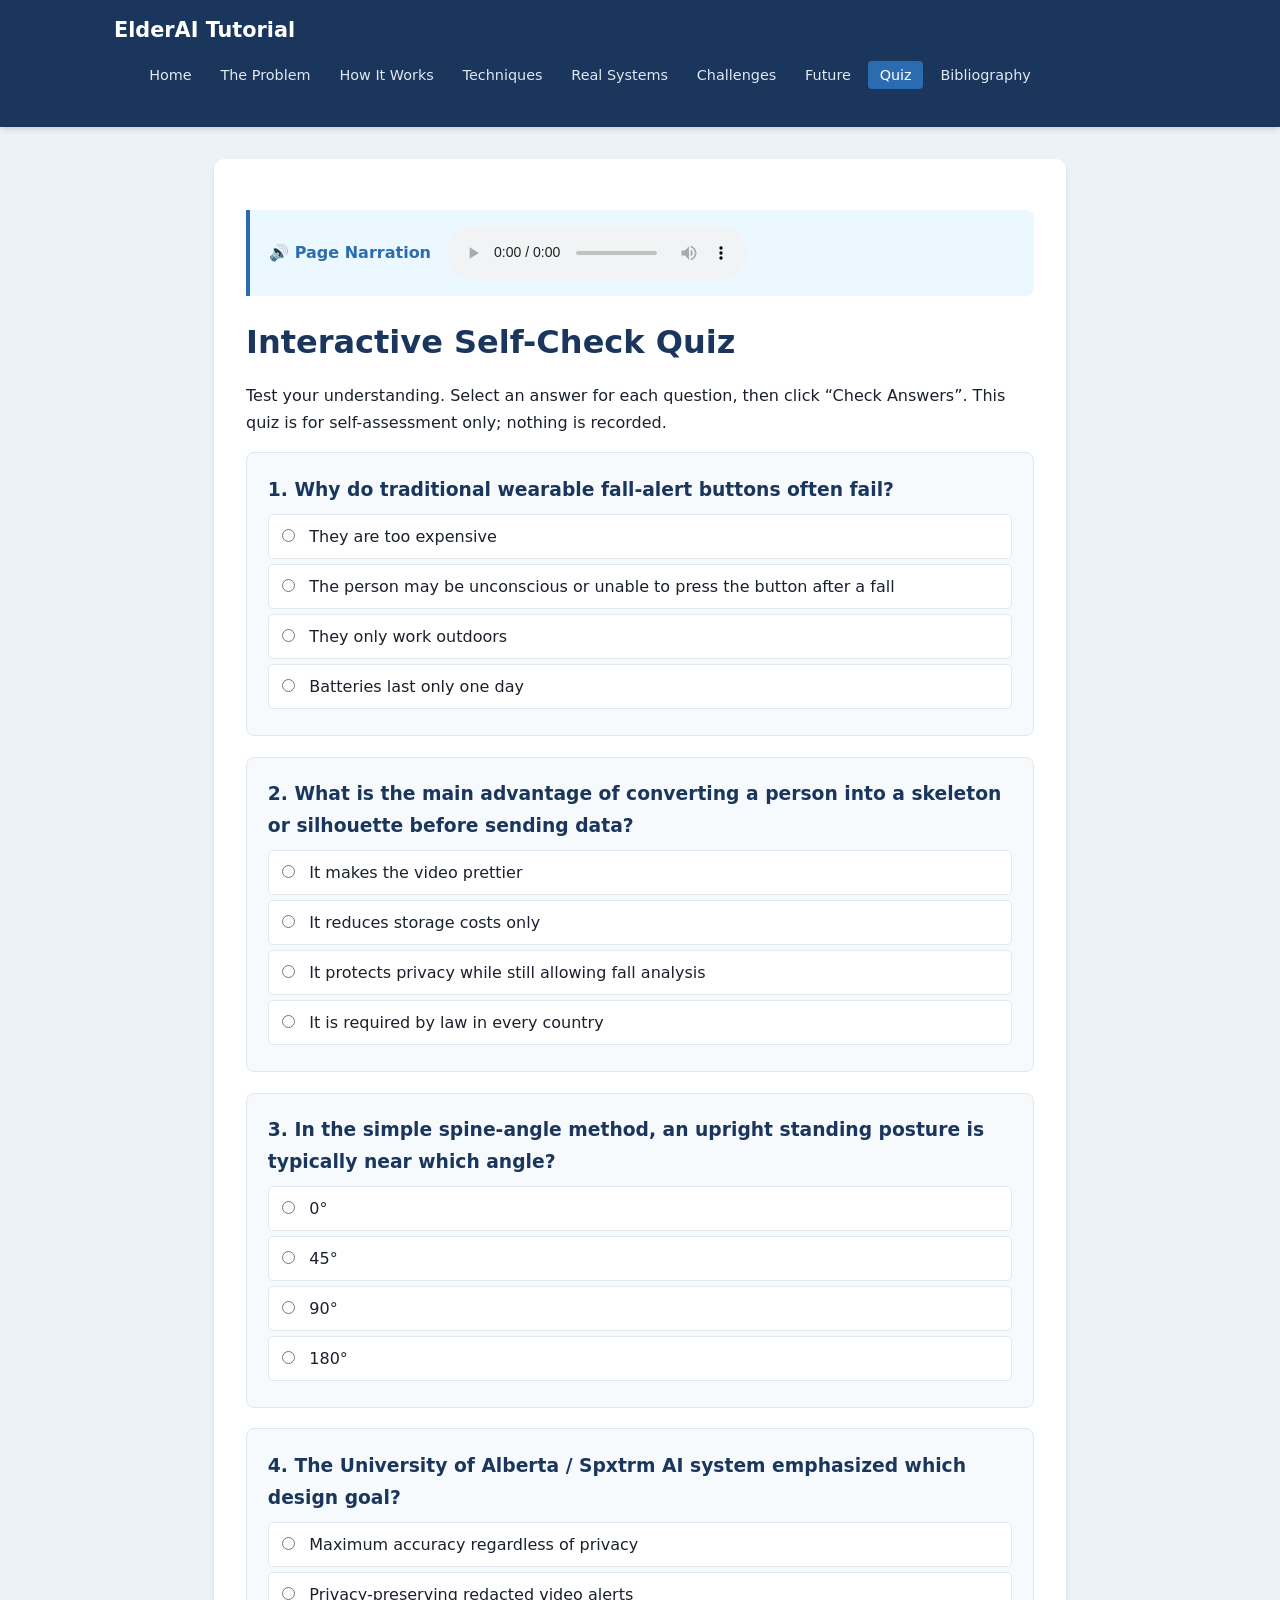
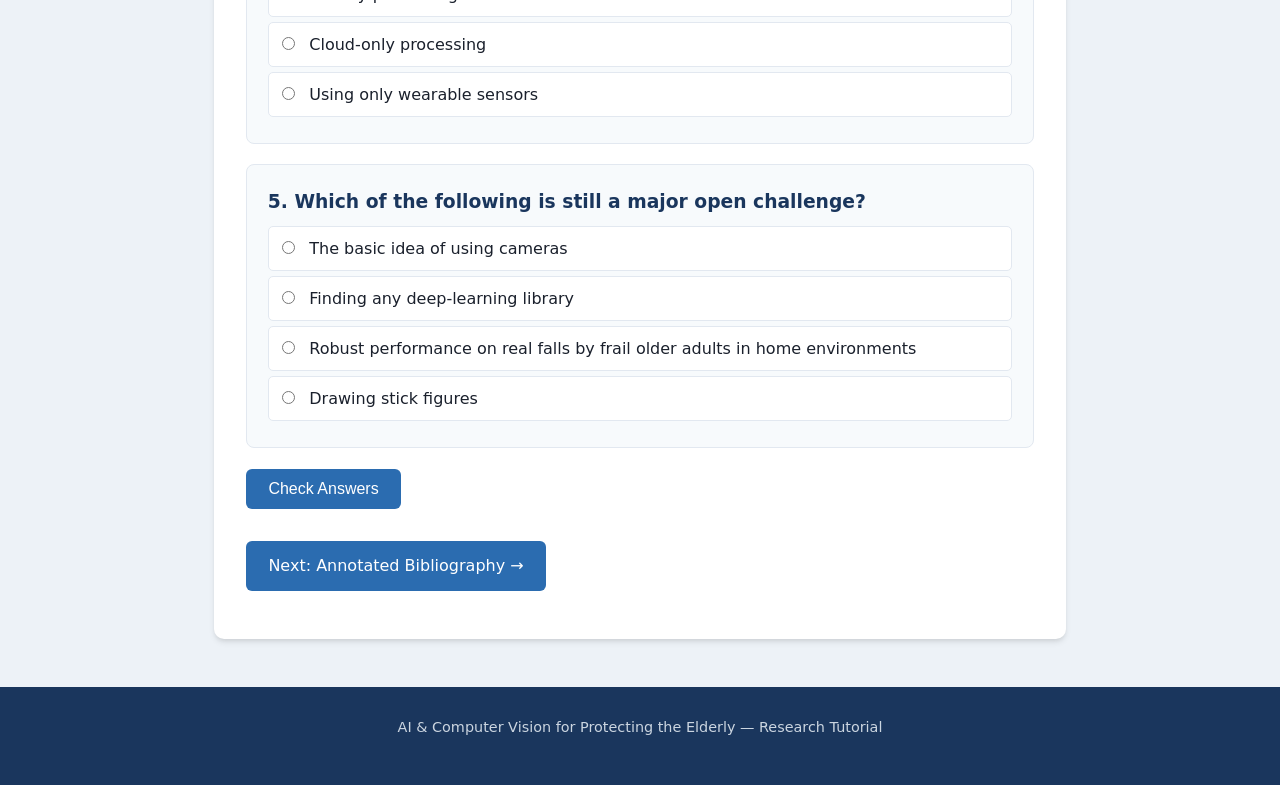
<file: docs/quiz.html>
<!DOCTYPE html>
<html lang="en">
<head>
  <meta charset="UTF-8">
  <meta name="viewport" content="width=device-width, initial-scale=1.0">
  <title>Interactive Quiz | ElderAI Tutorial</title>
  <link rel="stylesheet" href="styles.css">
</head>
<body>
  <nav class="navbar">
    <div class="nav-container">
      <a href="index.html" class="logo">ElderAI Tutorial</a>
      <ul class="nav-links">
        <li><a href="index.html">Home</a></li>
        <li><a href="problem.html">The Problem</a></li>
        <li><a href="how-it-works.html">How It Works</a></li>
        <li><a href="techniques.html">Techniques</a></li>
        <li><a href="systems.html">Real Systems</a></li>
        <li><a href="challenges.html">Challenges</a></li>
        <li><a href="future.html">Future</a></li>
        <li><a href="quiz.html" class="active">Quiz</a></li>
        <li><a href="bibliography.html">Bibliography</a></li>
      </ul>
    </div>
  </nav>

  <div class="container">
    <div class="card">
      <div class="audio-box">
        <strong>🔊 Page Narration</strong>
        <audio controls>
          <source src="audio/quiz.mp3" type="audio/mpeg">
        </audio>
      </div>

      <h1>Interactive Self-Check Quiz</h1>
      <p>
        Test your understanding. Select an answer for each question, then click
        “Check Answers”. This quiz is for self-assessment only; nothing is recorded.
      </p>

      <form id="quizForm">
        <div class="quiz-question">
          <h3>1. Why do traditional wearable fall-alert buttons often fail?</h3>
          <div class="quiz-options">
            <label><input type="radio" name="q1" value="a"> They are too expensive</label>
            <label><input type="radio" name="q1" value="b"> The person may be unconscious or unable to press the button after a fall</label>
            <label><input type="radio" name="q1" value="c"> They only work outdoors</label>
            <label><input type="radio" name="q1" value="d"> Batteries last only one day</label>
          </div>
        </div>

        <div class="quiz-question">
          <h3>2. What is the main advantage of converting a person into a skeleton or silhouette before sending data?</h3>
          <div class="quiz-options">
            <label><input type="radio" name="q2" value="a"> It makes the video prettier</label>
            <label><input type="radio" name="q2" value="b"> It reduces storage costs only</label>
            <label><input type="radio" name="q2" value="c"> It protects privacy while still allowing fall analysis</label>
            <label><input type="radio" name="q2" value="d"> It is required by law in every country</label>
          </div>
        </div>

        <div class="quiz-question">
          <h3>3. In the simple spine-angle method, an upright standing posture is typically near which angle?</h3>
          <div class="quiz-options">
            <label><input type="radio" name="q3" value="a"> 0°</label>
            <label><input type="radio" name="q3" value="b"> 45°</label>
            <label><input type="radio" name="q3" value="c"> 90°</label>
            <label><input type="radio" name="q3" value="d"> 180°</label>
          </div>
        </div>

        <div class="quiz-question">
          <h3>4. The University of Alberta / Spxtrm AI system emphasized which design goal?</h3>
          <div class="quiz-options">
            <label><input type="radio" name="q4" value="a"> Maximum accuracy regardless of privacy</label>
            <label><input type="radio" name="q4" value="b"> Privacy-preserving redacted video alerts</label>
            <label><input type="radio" name="q4" value="c"> Cloud-only processing</label>
            <label><input type="radio" name="q4" value="d"> Using only wearable sensors</label>
          </div>
        </div>

        <div class="quiz-question">
          <h3>5. Which of the following is still a major open challenge?</h3>
          <div class="quiz-options">
            <label><input type="radio" name="q5" value="a"> The basic idea of using cameras</label>
            <label><input type="radio" name="q5" value="b"> Finding any deep-learning library</label>
            <label><input type="radio" name="q5" value="c"> Robust performance on real falls by frail older adults in home environments</label>
            <label><input type="radio" name="q5" value="d"> Drawing stick figures</label>
          </div>
        </div>

        <button type="button" class="btn" onclick="checkQuiz()">Check Answers</button>
      </form>

      <div id="results" style="margin-top:1.5rem; display:none;"></div>

      <p style="margin-top:2rem;">
        <a href="bibliography.html" class="btn">Next: Annotated Bibliography →</a>
      </p>
    </div>
  </div>

  <footer>
    <p>AI & Computer Vision for Protecting the Elderly — Research Tutorial</p>
  </footer>

  <script>
    function checkQuiz() {
      const answers = {q1:'b', q2:'c', q3:'c', q4:'b', q5:'c'};
      let score = 0;
      let total = 5;
      let html = '<h3>Results</h3><ul>';

      for (let i = 1; i <= total; i++) {
        const selected = document.querySelector(`input[name="q${i}"]:checked`);
        const correct = answers[`q${i}`];
        if (selected && selected.value === correct) {
          score++;
          html += `<li>Question ${i}: <span style="color:green">Correct</span></li>`;
        } else {
          html += `<li>Question ${i}: <span style="color:red">Incorrect</span> (correct answer is ${correct.toUpperCase()})</li>`;
        }
      }
      html += `</ul><p><strong>Your score: ${score} / ${total}</strong></p>`;
      if (score === total) {
        html += '<p class="callout success">Excellent! You have a solid grasp of the material.</p>';
      } else if (score >= 3) {
        html += '<p class="callout info">Good effort. Review the pages for the questions you missed.</p>';
      } else {
        html += '<p class="callout warning">Consider re-reading the earlier pages and trying again.</p>';
      }

      const resultsDiv = document.getElementById('results');
      resultsDiv.innerHTML = html;
      resultsDiv.style.display = 'block';
    }
  </script>
</body>
</html>
</file>
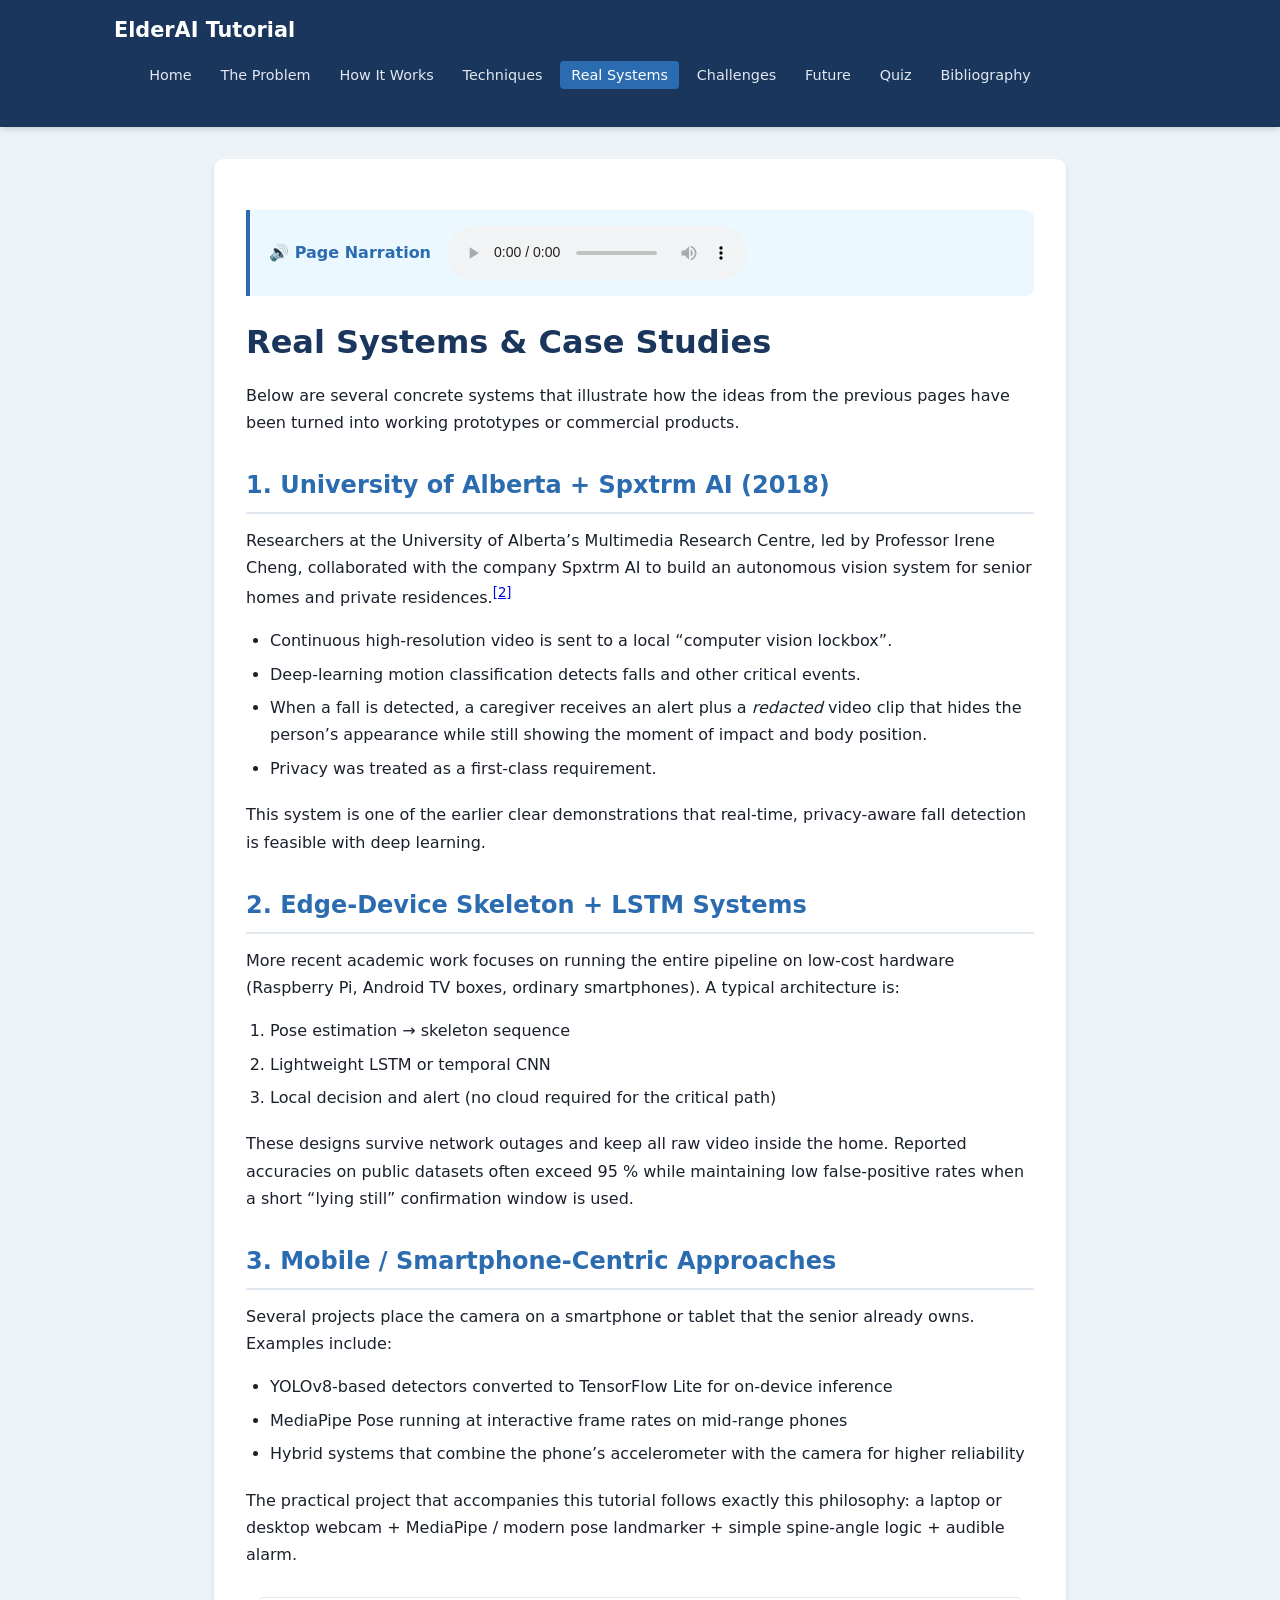
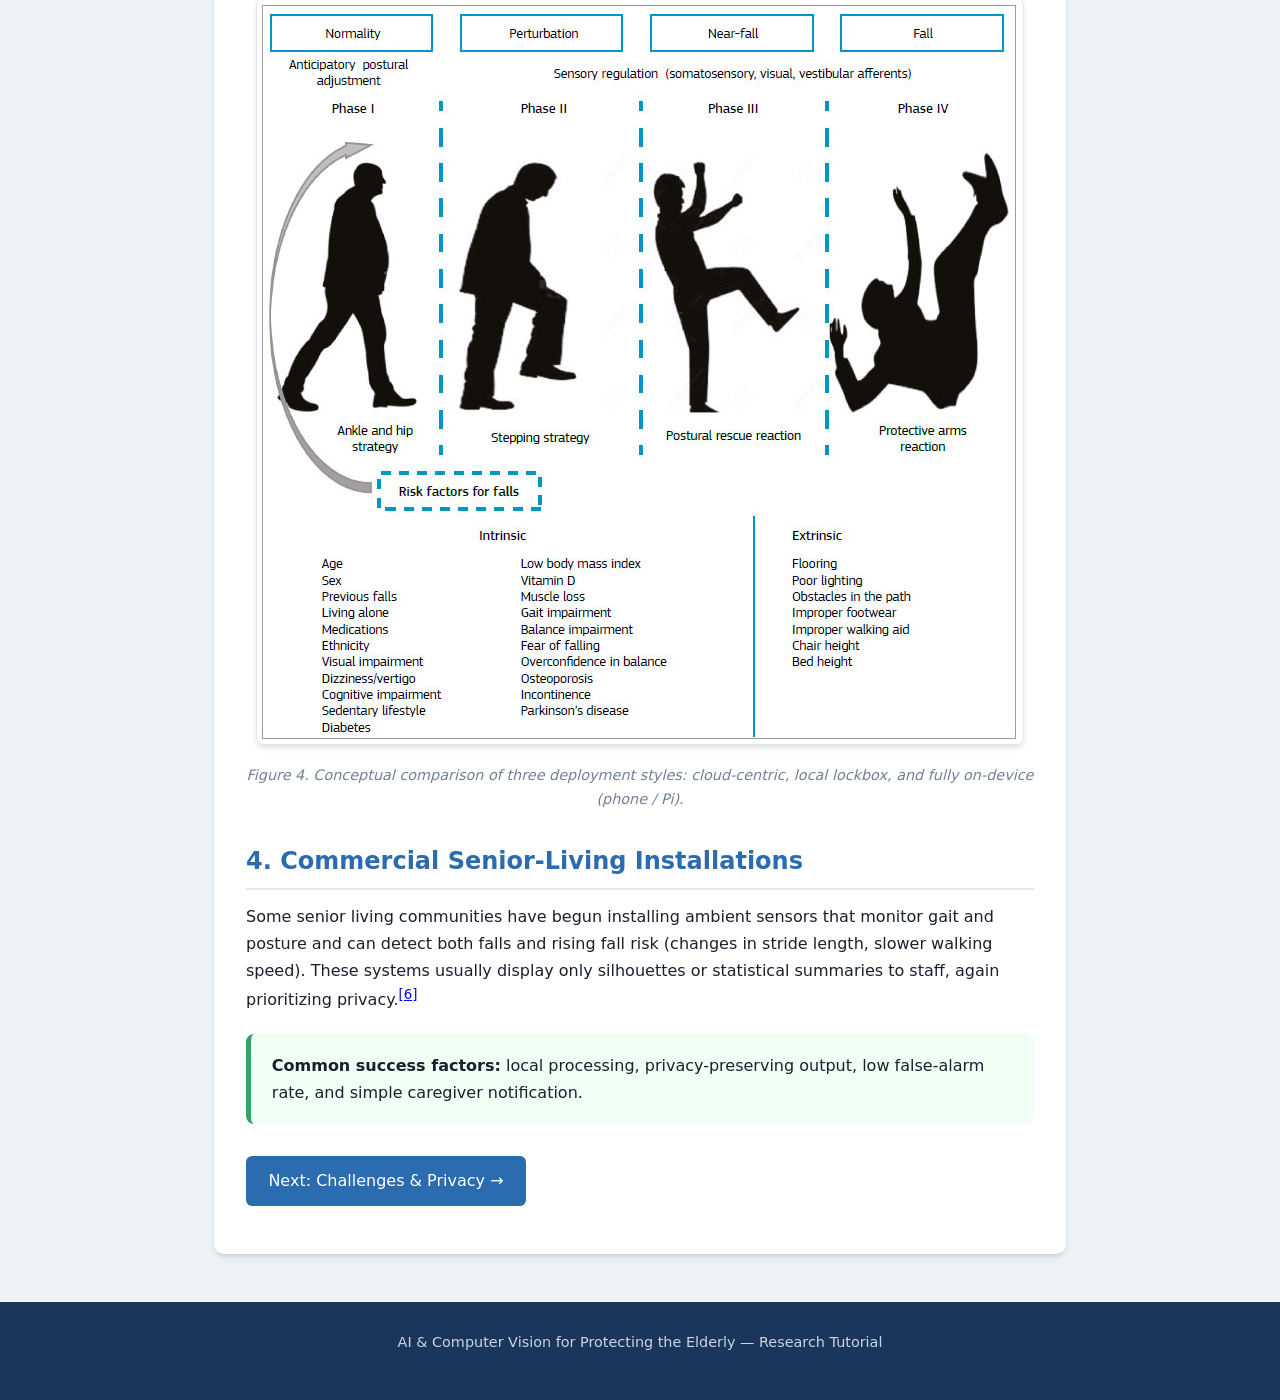
<file: docs/systems.html>
<!DOCTYPE html>
<html lang="en">
<head>
  <meta charset="UTF-8">
  <meta name="viewport" content="width=device-width, initial-scale=1.0">
  <title>Real Systems | ElderAI Tutorial</title>
  <link rel="stylesheet" href="styles.css">
</head>
<body>
  <nav class="navbar">
    <div class="nav-container">
      <a href="index.html" class="logo">ElderAI Tutorial</a>
      <ul class="nav-links">
        <li><a href="index.html">Home</a></li>
        <li><a href="problem.html">The Problem</a></li>
        <li><a href="how-it-works.html">How It Works</a></li>
        <li><a href="techniques.html">Techniques</a></li>
        <li><a href="systems.html" class="active">Real Systems</a></li>
        <li><a href="challenges.html">Challenges</a></li>
        <li><a href="future.html">Future</a></li>
        <li><a href="quiz.html">Quiz</a></li>
        <li><a href="bibliography.html">Bibliography</a></li>
      </ul>
    </div>
  </nav>

  <div class="container">
    <div class="card">
      <div class="audio-box">
        <strong>🔊 Page Narration</strong>
        <audio controls>
          <source src="audio/systems.mp3" type="audio/mpeg">
        </audio>
      </div>

      <h1>Real Systems & Case Studies</h1>

      <p>
        Below are several concrete systems that illustrate how the ideas from the previous
        pages have been turned into working prototypes or commercial products.
      </p>

      <h2>1. University of Alberta + Spxtrm AI (2018)</h2>
      <p>
        Researchers at the University of Alberta’s Multimedia Research Centre, led by
        Professor Irene Cheng, collaborated with the company Spxtrm AI to build an
        autonomous vision system for senior homes and private residences.<sup><a href="bibliography.html#ref2">[2]</a></sup>
      </p>
      <ul>
        <li>Continuous high-resolution video is sent to a local “computer vision lockbox”.</li>
        <li>Deep-learning motion classification detects falls and other critical events.</li>
        <li>When a fall is detected, a caregiver receives an alert plus a <em>redacted</em>
            video clip that hides the person’s appearance while still showing the moment
            of impact and body position.</li>
        <li>Privacy was treated as a first-class requirement.</li>
      </ul>
      <p>
        This system is one of the earlier clear demonstrations that real-time,
        privacy-aware fall detection is feasible with deep learning.
      </p>

      <h2>2. Edge-Device Skeleton + LSTM Systems</h2>
      <p>
        More recent academic work focuses on running the entire pipeline on low-cost
        hardware (Raspberry Pi, Android TV boxes, ordinary smartphones). A typical
        architecture is:
      </p>
      <ol>
        <li>Pose estimation → skeleton sequence</li>
        <li>Lightweight LSTM or temporal CNN</li>
        <li>Local decision and alert (no cloud required for the critical path)</li>
      </ol>
      <p>
        These designs survive network outages and keep all raw video inside the home.
        Reported accuracies on public datasets often exceed 95 % while maintaining
        low false-positive rates when a short “lying still” confirmation window is used.
      </p>

      <h2>3. Mobile / Smartphone-Centric Approaches</h2>
      <p>
        Several projects place the camera on a smartphone or tablet that the senior
        already owns. Examples include:
      </p>
      <ul>
        <li>YOLOv8-based detectors converted to TensorFlow Lite for on-device inference</li>
        <li>MediaPipe Pose running at interactive frame rates on mid-range phones</li>
        <li>Hybrid systems that combine the phone’s accelerometer with the camera
            for higher reliability</li>
      </ul>
      <p>
        The practical project that accompanies this tutorial follows exactly this
        philosophy: a laptop or desktop webcam + MediaPipe / modern pose landmarker
        + simple spine-angle logic + audible alarm.
      </p>

      <div class="figure">
        <img src="images/system-comparison.png" alt="Comparison of system architectures"
             onerror="this.style.display='none'">
        <figcaption>
          Figure 4. Conceptual comparison of three deployment styles:
          cloud-centric, local lockbox, and fully on-device (phone / Pi).
        </figcaption>
      </div>

      <h2>4. Commercial Senior-Living Installations</h2>
      <p>
        Some senior living communities have begun installing ambient sensors that
        monitor gait and posture and can detect both falls and rising fall risk
        (changes in stride length, slower walking speed). These systems usually
        display only silhouettes or statistical summaries to staff, again prioritizing
        privacy.<sup><a href="bibliography.html#ref6">[6]</a></sup>
      </p>

      <div class="callout success">
        <strong>Common success factors:</strong>
        local processing, privacy-preserving output, low false-alarm rate, and
        simple caregiver notification.
      </div>

      <p style="margin-top:2rem;">
        <a href="challenges.html" class="btn">Next: Challenges & Privacy →</a>
      </p>
    </div>
  </div>

  <footer>
    <p>AI & Computer Vision for Protecting the Elderly — Research Tutorial</p>
  </footer>
</body>
</html>
</file>
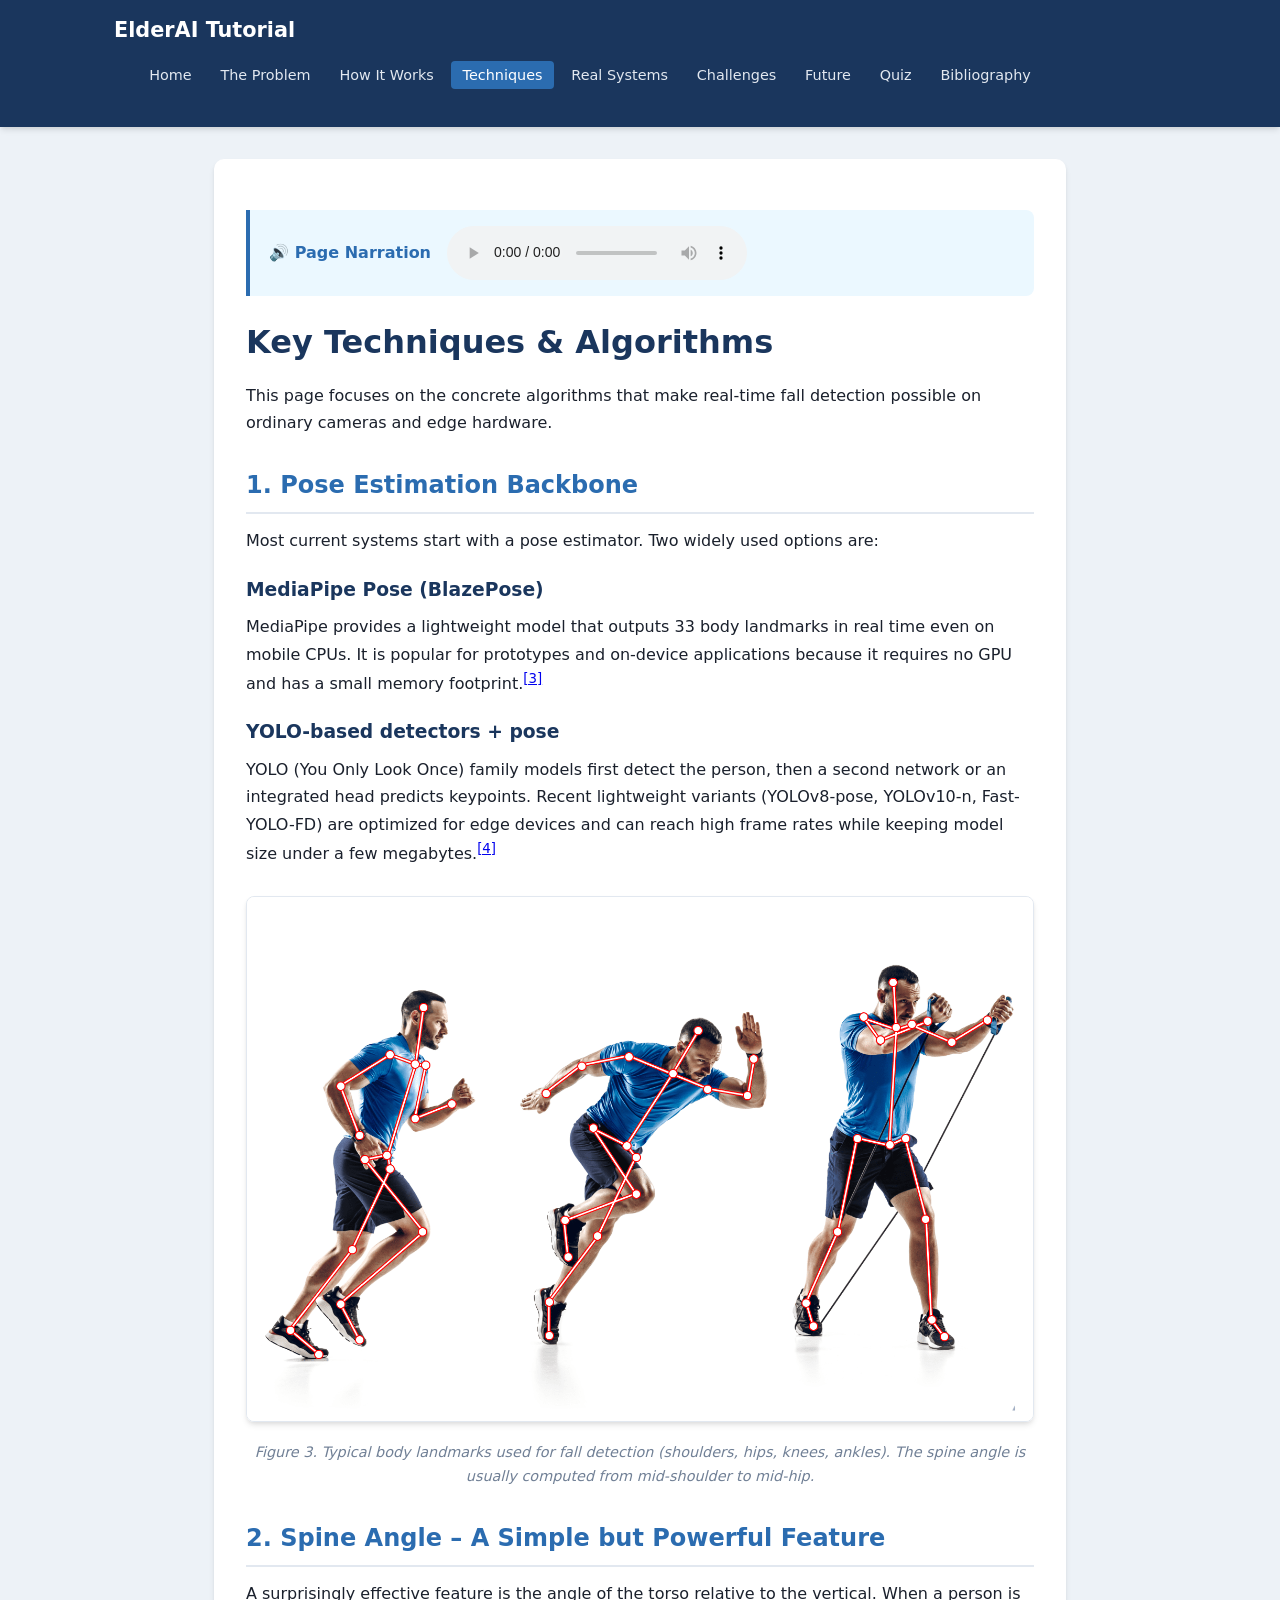
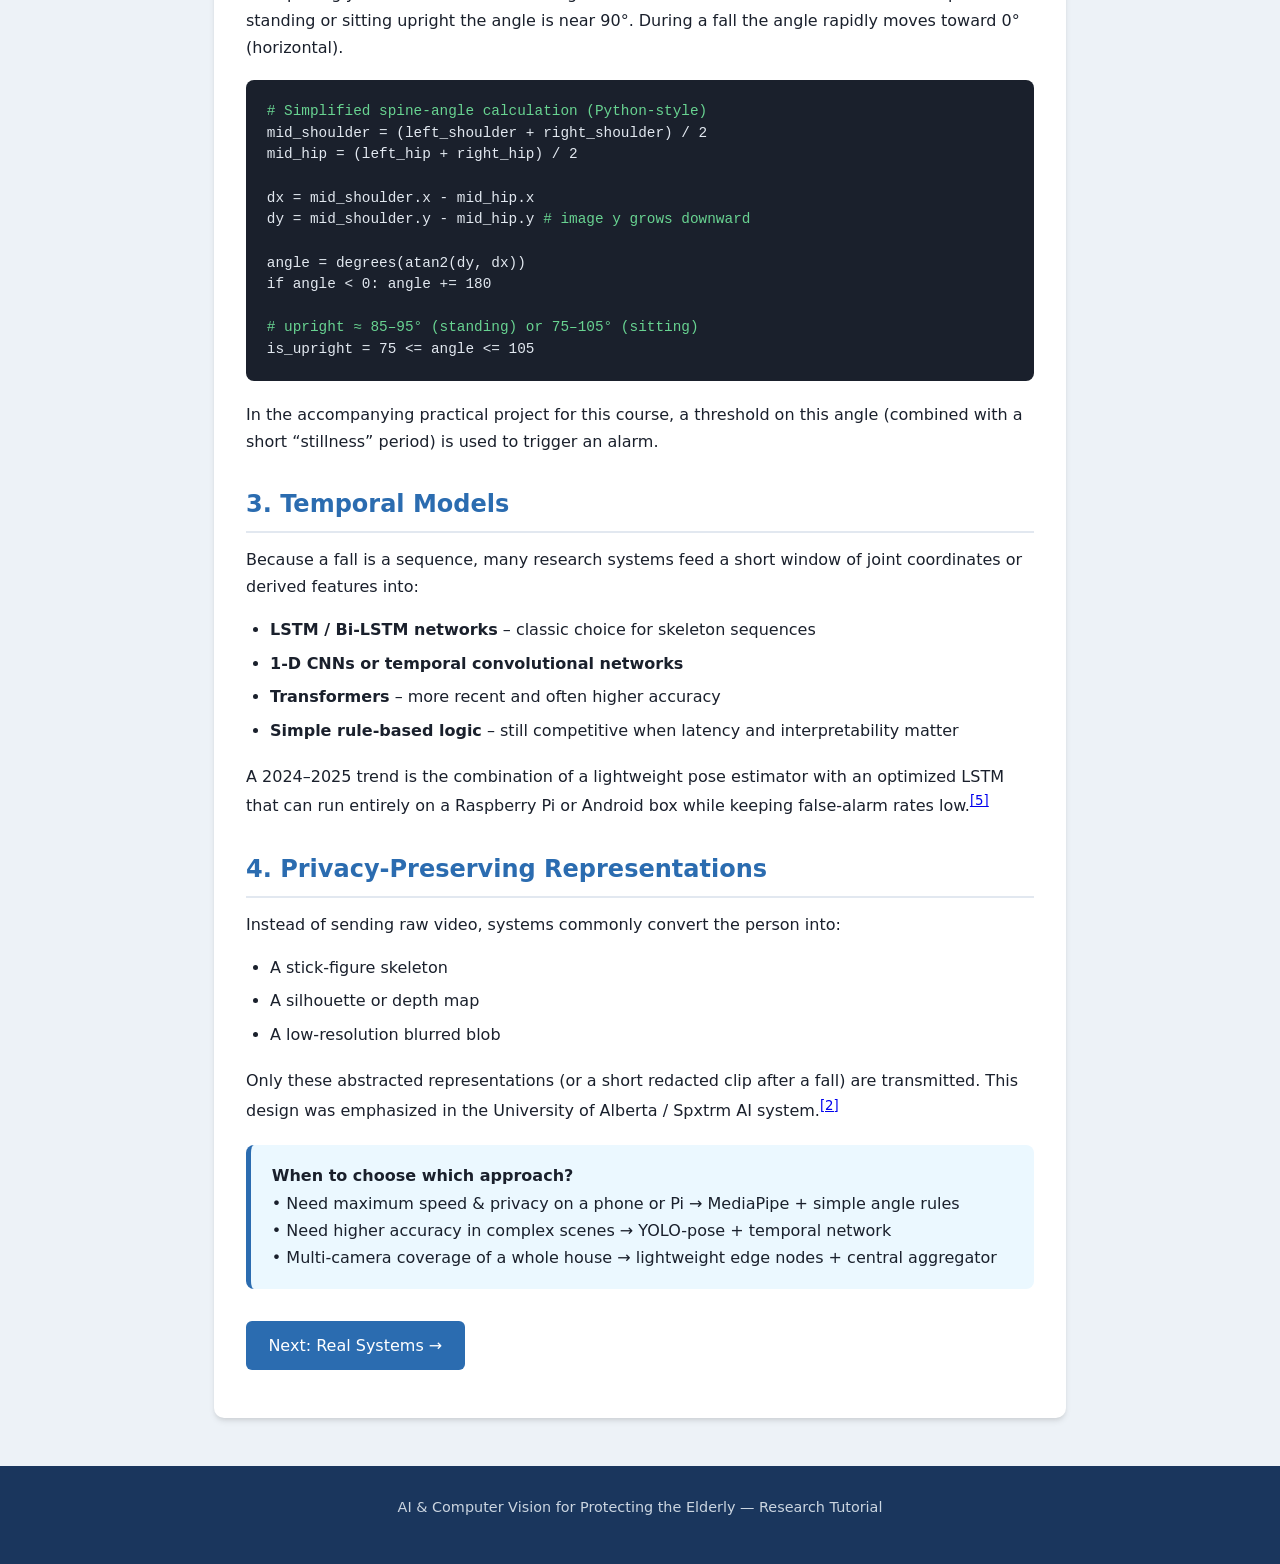
<file: docs/techniques.html>
<!DOCTYPE html>
<html lang="en">
<head>
  <meta charset="UTF-8">
  <meta name="viewport" content="width=device-width, initial-scale=1.0">
  <title>Techniques & Algorithms | ElderAI Tutorial</title>
  <link rel="stylesheet" href="styles.css">
</head>
<body>
  <nav class="navbar">
    <div class="nav-container">
      <a href="index.html" class="logo">ElderAI Tutorial</a>
      <ul class="nav-links">
        <li><a href="index.html">Home</a></li>
        <li><a href="problem.html">The Problem</a></li>
        <li><a href="how-it-works.html">How It Works</a></li>
        <li><a href="techniques.html" class="active">Techniques</a></li>
        <li><a href="systems.html">Real Systems</a></li>
        <li><a href="challenges.html">Challenges</a></li>
        <li><a href="future.html">Future</a></li>
        <li><a href="quiz.html">Quiz</a></li>
        <li><a href="bibliography.html">Bibliography</a></li>
      </ul>
    </div>
  </nav>

  <div class="container">
    <div class="card">
      <div class="audio-box">
        <strong>🔊 Page Narration</strong>
        <audio controls>
          <source src="audio/techniques.mp3" type="audio/mpeg">
        </audio>
      </div>

      <h1>Key Techniques & Algorithms</h1>

      <p>
        This page focuses on the concrete algorithms that make real-time fall detection
        possible on ordinary cameras and edge hardware.
      </p>

      <h2>1. Pose Estimation Backbone</h2>
      <p>
        Most current systems start with a pose estimator. Two widely used options are:
      </p>

      <h3>MediaPipe Pose (BlazePose)</h3>
      <p>
        MediaPipe provides a lightweight model that outputs 33 body landmarks in real time
        even on mobile CPUs. It is popular for prototypes and on-device applications because
        it requires no GPU and has a small memory footprint.<sup><a href="bibliography.html#ref3">[3]</a></sup>
      </p>

      <h3>YOLO-based detectors + pose</h3>
      <p>
        YOLO (You Only Look Once) family models first detect the person, then a second
        network or an integrated head predicts keypoints. Recent lightweight variants
        (YOLOv8-pose, YOLOv10-n, Fast-YOLO-FD) are optimized for edge devices and can
        reach high frame rates while keeping model size under a few megabytes.<sup><a href="bibliography.html#ref4">[4]</a></sup>
      </p>

      <div class="figure">
        <img src="images/pose-landmarks.png" alt="Body pose landmarks"
             onerror="this.style.display='none'">
        <figcaption>
          Figure 3. Typical body landmarks used for fall detection (shoulders, hips, knees, ankles).
          The spine angle is usually computed from mid-shoulder to mid-hip.
        </figcaption>
      </div>

      <h2>2. Spine Angle – A Simple but Powerful Feature</h2>
      <p>
        A surprisingly effective feature is the angle of the torso relative to the vertical.
        When a person is standing or sitting upright the angle is near 90°. During a fall
        the angle rapidly moves toward 0° (horizontal).
      </p>

      <div class="algo-box">
<span class="comment"># Simplified spine-angle calculation (Python-style)</span><br>
mid_shoulder = (left_shoulder + right_shoulder) / 2<br>
mid_hip      = (left_hip + right_hip) / 2<br>
<br>
dx = mid_shoulder.x - mid_hip.x<br>
dy = mid_shoulder.y - mid_hip.y   <span class="comment"># image y grows downward</span><br>
<br>
angle = degrees(atan2(dy, dx))<br>
if angle &lt; 0: angle += 180<br>
<br>
<span class="comment"># upright ≈ 85–95° (standing) or 75–105° (sitting)</span><br>
is_upright = 75 &lt;= angle &lt;= 105
      </div>

      <p>
        In the accompanying practical project for this course, a threshold on this angle
        (combined with a short “stillness” period) is used to trigger an alarm.
      </p>

      <h2>3. Temporal Models</h2>
      <p>
        Because a fall is a sequence, many research systems feed a short window of
        joint coordinates or derived features into:
      </p>
      <ul>
        <li><strong>LSTM / Bi-LSTM networks</strong> – classic choice for skeleton sequences</li>
        <li><strong>1-D CNNs or temporal convolutional networks</strong></li>
        <li><strong>Transformers</strong> – more recent and often higher accuracy</li>
        <li><strong>Simple rule-based logic</strong> – still competitive when latency and
            interpretability matter</li>
      </ul>

      <p>
        A 2024–2025 trend is the combination of a lightweight pose estimator with an
        optimized LSTM that can run entirely on a Raspberry Pi or Android box while
        keeping false-alarm rates low.<sup><a href="bibliography.html#ref5">[5]</a></sup>
      </p>

      <h2>4. Privacy-Preserving Representations</h2>
      <p>
        Instead of sending raw video, systems commonly convert the person into:
      </p>
      <ul>
        <li>A stick-figure skeleton</li>
        <li>A silhouette or depth map</li>
        <li>A low-resolution blurred blob</li>
      </ul>
      <p>
        Only these abstracted representations (or a short redacted clip after a fall)
        are transmitted. This design was emphasized in the University of Alberta /
        Spxtrm AI system.<sup><a href="bibliography.html#ref2">[2]</a></sup>
      </p>

      <div class="callout info">
        <strong>When to choose which approach?</strong><br>
        • Need maximum speed & privacy on a phone or Pi → MediaPipe + simple angle rules<br>
        • Need higher accuracy in complex scenes → YOLO-pose + temporal network<br>
        • Multi-camera coverage of a whole house → lightweight edge nodes + central aggregator
      </div>

      <p style="margin-top:2rem;">
        <a href="systems.html" class="btn">Next: Real Systems →</a>
      </p>
    </div>
  </div>

  <footer>
    <p>AI & Computer Vision for Protecting the Elderly — Research Tutorial</p>
  </footer>
</body>
</html>
</file>
<file: docs/styles.css>
/* ===== Global Styles ===== */
:root {
  --primary: #1a365d;
  --secondary: #2b6cb0;
  --accent: #38a169;
  --danger: #c53030;
  --light: #f7fafc;
  --dark: #1a202c;
  --gray: #718096;
  --card-bg: #ffffff;
  --shadow: 0 4px 6px -1px rgba(0, 0, 0, 0.1), 0 2px 4px -1px rgba(0, 0, 0, 0.06);
}

* {
  margin: 0;
  padding: 0;
  box-sizing: border-box;
}

body {
  font-family: 'Segoe UI', system-ui, -apple-system, sans-serif;
  line-height: 1.7;
  color: var(--dark);
  background: #edf2f7;
}

/* ===== Navigation ===== */
.navbar {
  background: var(--primary);
  color: white;
  padding: 0.8rem 0;
  position: sticky;
  top: 0;
  z-index: 1000;
  box-shadow: var(--shadow);
}

.nav-container {
  max-width: 1100px;
  margin: 0 auto;
  display: flex;
  justify-content: space-between;
  align-items: center;
  padding: 0 1.5rem;
  flex-wrap: wrap;
}

.logo {
  font-size: 1.3rem;
  font-weight: 700;
  color: white;
  text-decoration: none;
}

.nav-links {
  display: flex;
  gap: 0.4rem;
  flex-wrap: wrap;
  list-style: none;
}

.nav-links a {
  color: #e2e8f0;
  text-decoration: none;
  padding: 0.4rem 0.7rem;
  border-radius: 4px;
  font-size: 0.9rem;
  transition: background 0.2s;
}

.nav-links a:hover,
.nav-links a.active {
  background: var(--secondary);
  color: white;
}

/* ===== Layout ===== */
.container {
  max-width: 900px;
  margin: 2rem auto;
  padding: 0 1.5rem;
}

.card {
  background: var(--card-bg);
  border-radius: 10px;
  padding: 2rem;
  margin-bottom: 1.8rem;
  box-shadow: var(--shadow);
}

h1 {
  color: var(--primary);
  font-size: 2rem;
  margin-bottom: 0.8rem;
}

h2 {
  color: var(--secondary);
  font-size: 1.5rem;
  margin: 1.8rem 0 0.8rem;
  border-bottom: 2px solid #e2e8f0;
  padding-bottom: 0.4rem;
}

h3 {
  color: var(--primary);
  margin: 1.2rem 0 0.5rem;
}

p {
  margin-bottom: 1rem;
}

ul, ol {
  margin: 0.8rem 0 1.2rem 1.5rem;
}

li {
  margin-bottom: 0.4rem;
}

/* ===== Hero ===== */
.hero {
  background: linear-gradient(135deg, var(--primary), var(--secondary));
  color: white;
  padding: 3rem 1.5rem;
  text-align: center;
  border-radius: 0 0 20px 20px;
  margin-bottom: 2rem;
}

.hero h1 {
  color: white;
  font-size: 2.4rem;
  margin-bottom: 0.6rem;
}

.hero p {
  font-size: 1.15rem;
  max-width: 700px;
  margin: 0 auto 1.5rem;
  opacity: 0.95;
}

/* ===== Audio Player ===== */
.audio-box {
  background: #ebf8ff;
  border-left: 4px solid var(--secondary);
  padding: 1rem 1.2rem;
  margin: 1.2rem 0;
  border-radius: 0 8px 8px 0;
  display: flex;
  align-items: center;
  gap: 1rem;
  flex-wrap: wrap;
}

.audio-box strong {
  color: var(--secondary);
}

/* ===== Images & Figures ===== */
.figure {
  margin: 1.8rem 0;
  text-align: center;
}

.figure img {
  max-width: 100%;
  border-radius: 8px;
  box-shadow: var(--shadow);
  border: 1px solid #e2e8f0;
}

.figure figcaption {
  font-size: 0.9rem;
  color: var(--gray);
  margin-top: 0.6rem;
  font-style: italic;
}

/* ===== Code / Algorithm ===== */
.algo-box {
  background: #1a202c;
  color: #e2e8f0;
  padding: 1.3rem;
  border-radius: 8px;
  overflow-x: auto;
  font-family: 'Cascadia Code', 'Fira Code', Consolas, monospace;
  font-size: 0.9rem;
  line-height: 1.5;
  margin: 1.2rem 0;
}

.algo-box .comment {
  color: #68d391;
}

/* ===== Callout boxes ===== */
.callout {
  padding: 1.1rem 1.3rem;
  border-radius: 8px;
  margin: 1.3rem 0;
}

.callout.info {
  background: #ebf8ff;
  border-left: 5px solid var(--secondary);
}

.callout.warning {
  background: #fffaf0;
  border-left: 5px solid #dd6b20;
}

.callout.success {
  background: #f0fff4;
  border-left: 5px solid var(--accent);
}

/* ===== Quiz ===== */
.quiz-question {
  background: #f7fafc;
  border: 1px solid #e2e8f0;
  border-radius: 8px;
  padding: 1.3rem;
  margin-bottom: 1.3rem;
}

.quiz-question h3 {
  margin-top: 0;
}

.quiz-options label {
  display: block;
  padding: 0.5rem 0.8rem;
  margin: 0.3rem 0;
  background: white;
  border-radius: 5px;
  cursor: pointer;
  border: 1px solid #e2e8f0;
  transition: background 0.2s;
}

.quiz-options label:hover {
  background: #edf2f7;
}

.quiz-options input {
  margin-right: 0.6rem;
}

.btn {
  display: inline-block;
  background: var(--secondary);
  color: white;
  padding: 0.7rem 1.4rem;
  border: none;
  border-radius: 6px;
  font-size: 1rem;
  cursor: pointer;
  text-decoration: none;
  transition: background 0.2s;
}

.btn:hover {
  background: var(--primary);
}

.btn-success {
  background: var(--accent);
}

/* ===== Bibliography ===== */
.ref-item {
  background: #f7fafc;
  border-left: 4px solid var(--secondary);
  padding: 1.2rem;
  margin-bottom: 1.4rem;
  border-radius: 0 8px 8px 0;
}

.ref-item .ref-title {
  font-weight: 700;
  color: var(--primary);
}

.ref-item .ref-meta {
  font-size: 0.9rem;
  color: var(--gray);
  margin: 0.3rem 0;
}

.ref-item .synopsis {
  margin-top: 0.6rem;
}

.ref-item .reliability {
  margin-top: 0.5rem;
  font-size: 0.92rem;
  color: #4a5568;
}

/* ===== Footer ===== */
footer {
  background: var(--primary);
  color: #cbd5e0;
  text-align: center;
  padding: 1.8rem;
  margin-top: 3rem;
  font-size: 0.9rem;
}

footer a {
  color: #90cdf4;
}

/* ===== Responsive ===== */
@media (max-width: 700px) {
  .nav-links {
    width: 100%;
    margin-top: 0.6rem;
    justify-content: center;
  }
  .hero h1 {
    font-size: 1.8rem;
  }
  h1 {
    font-size: 1.6rem;
  }
}
</file>
